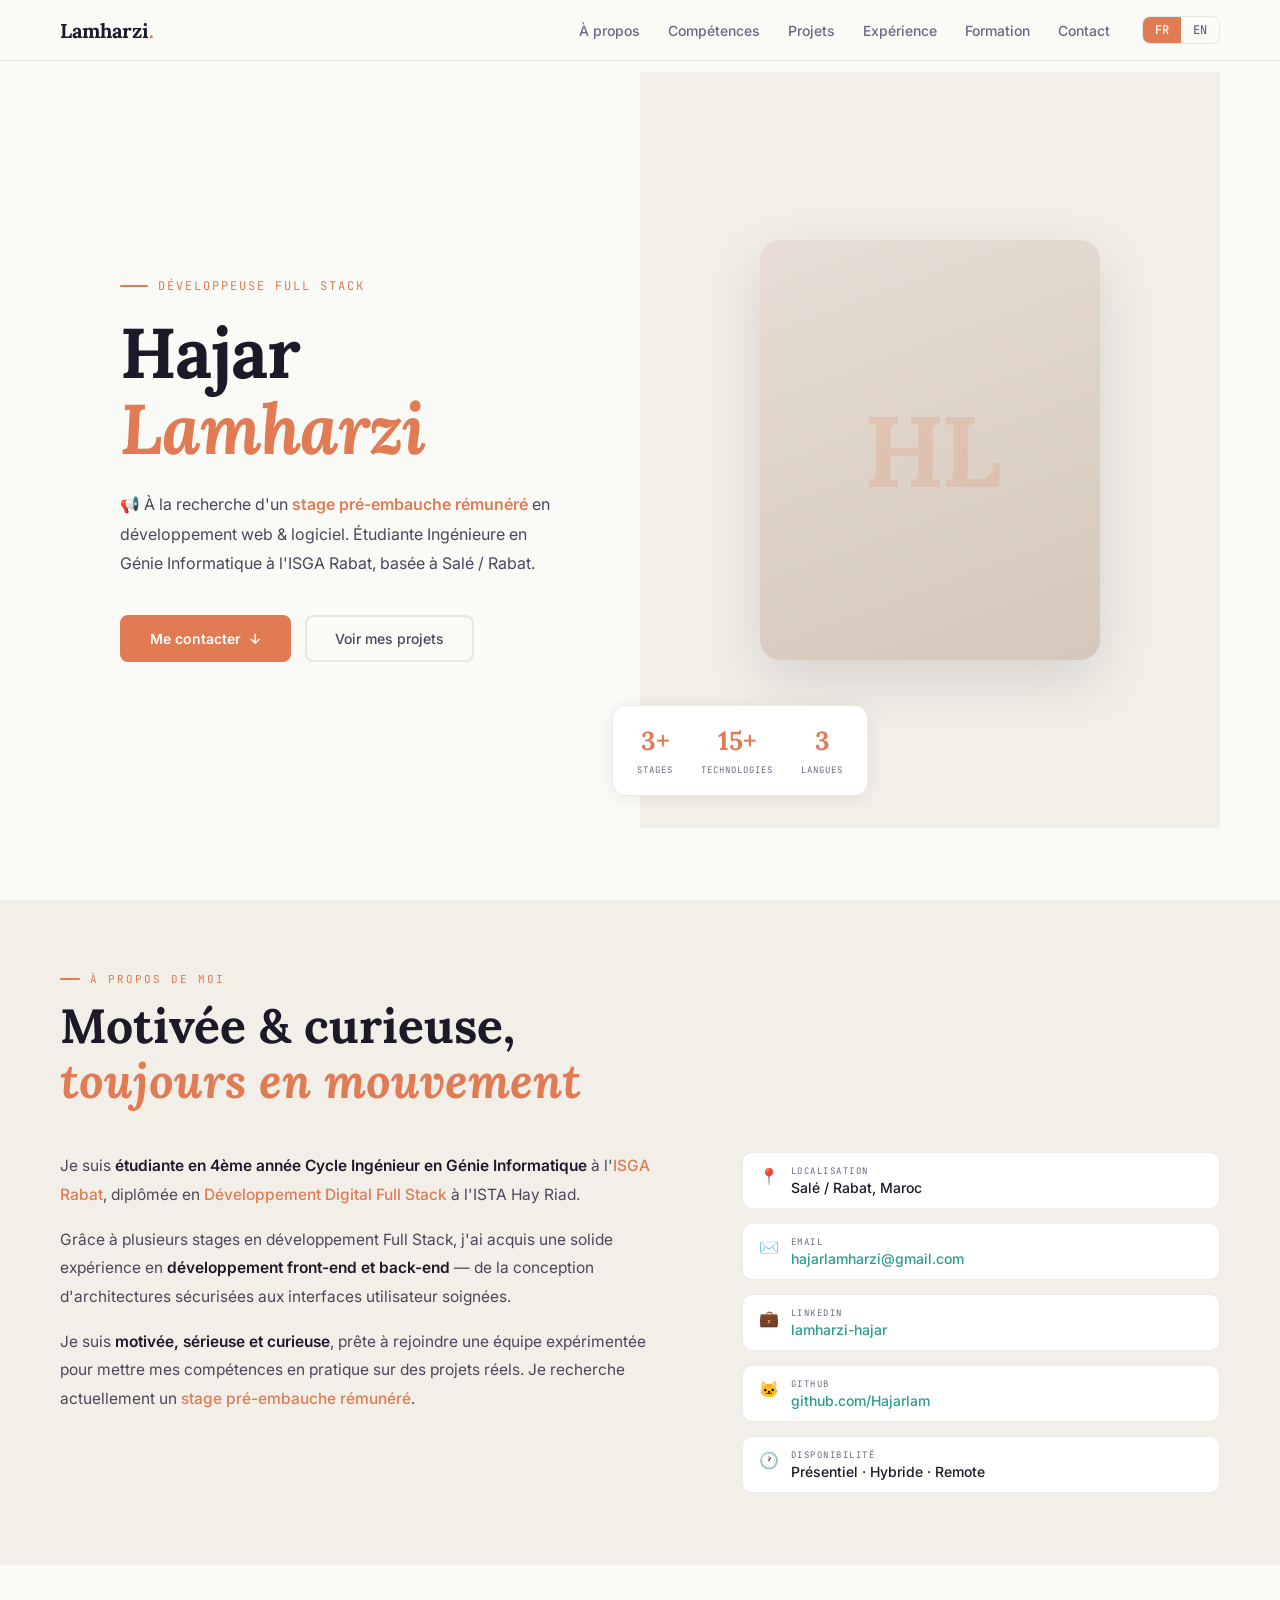
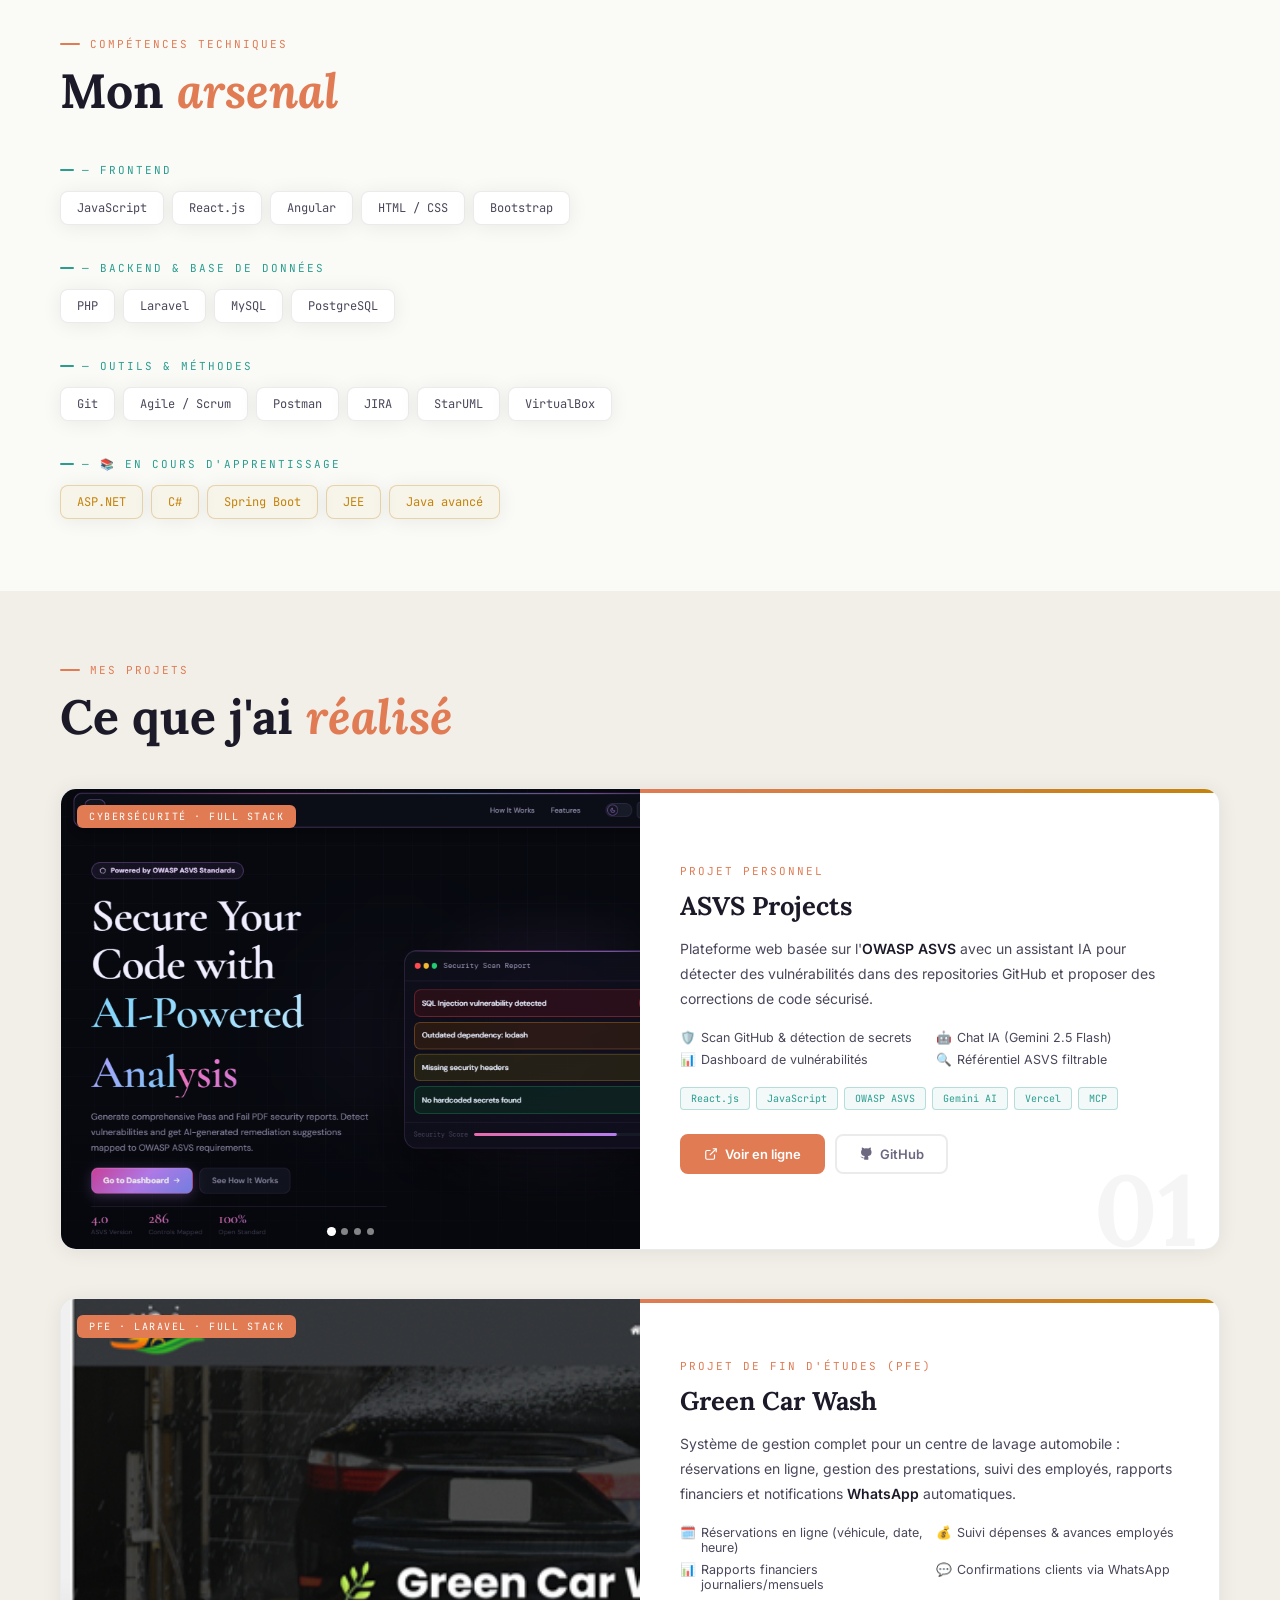
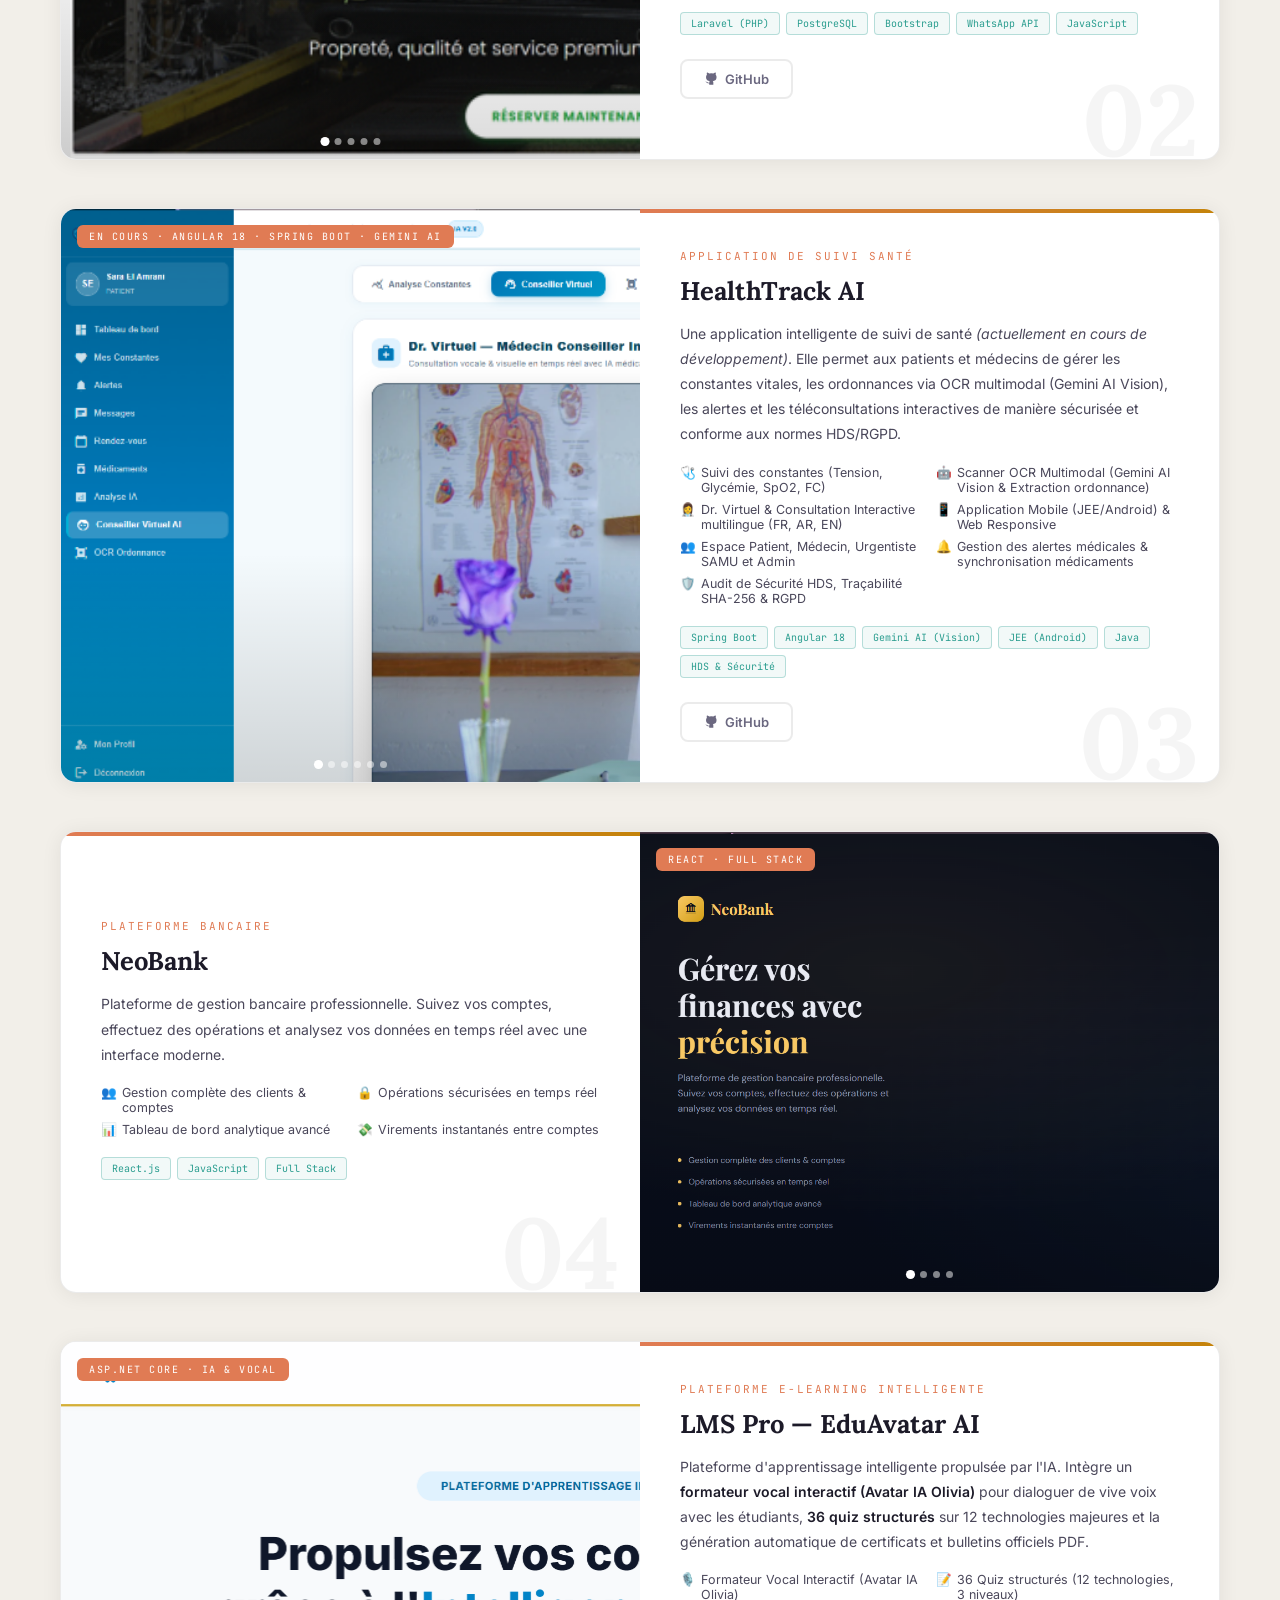
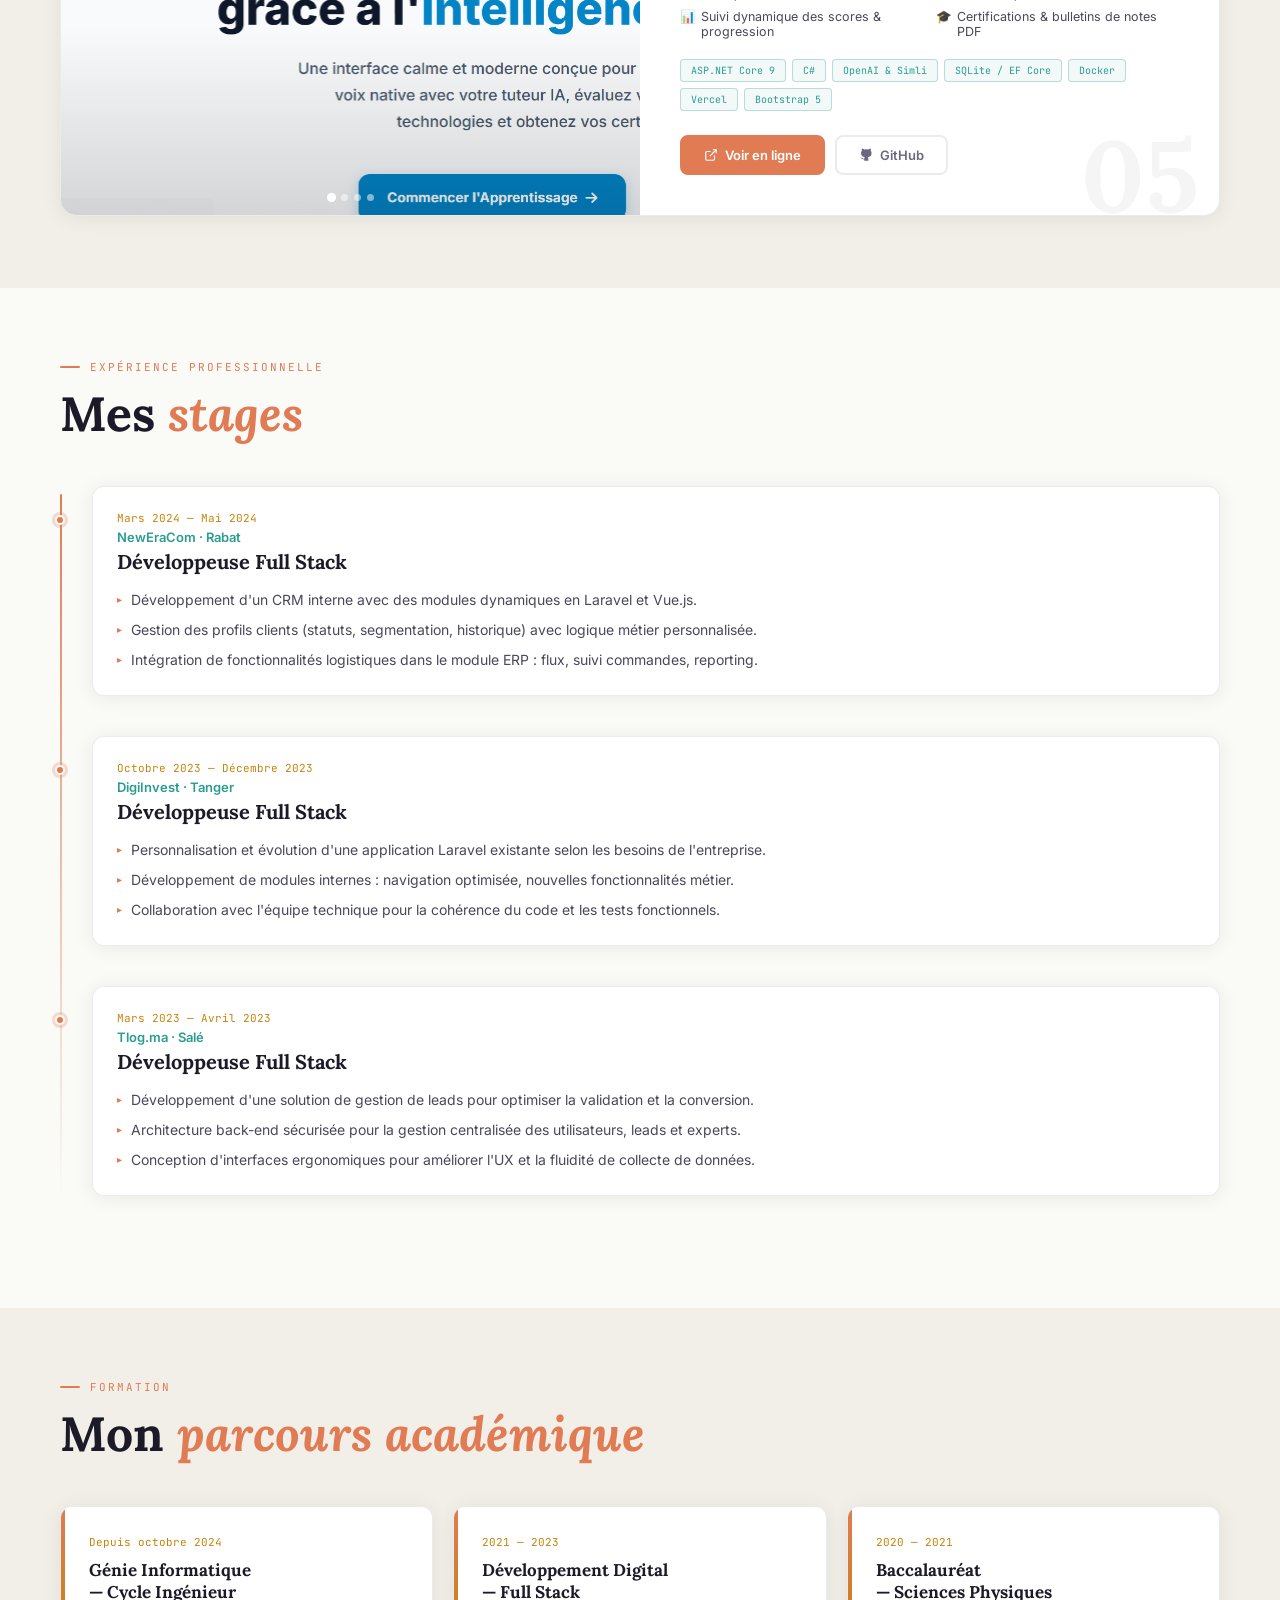
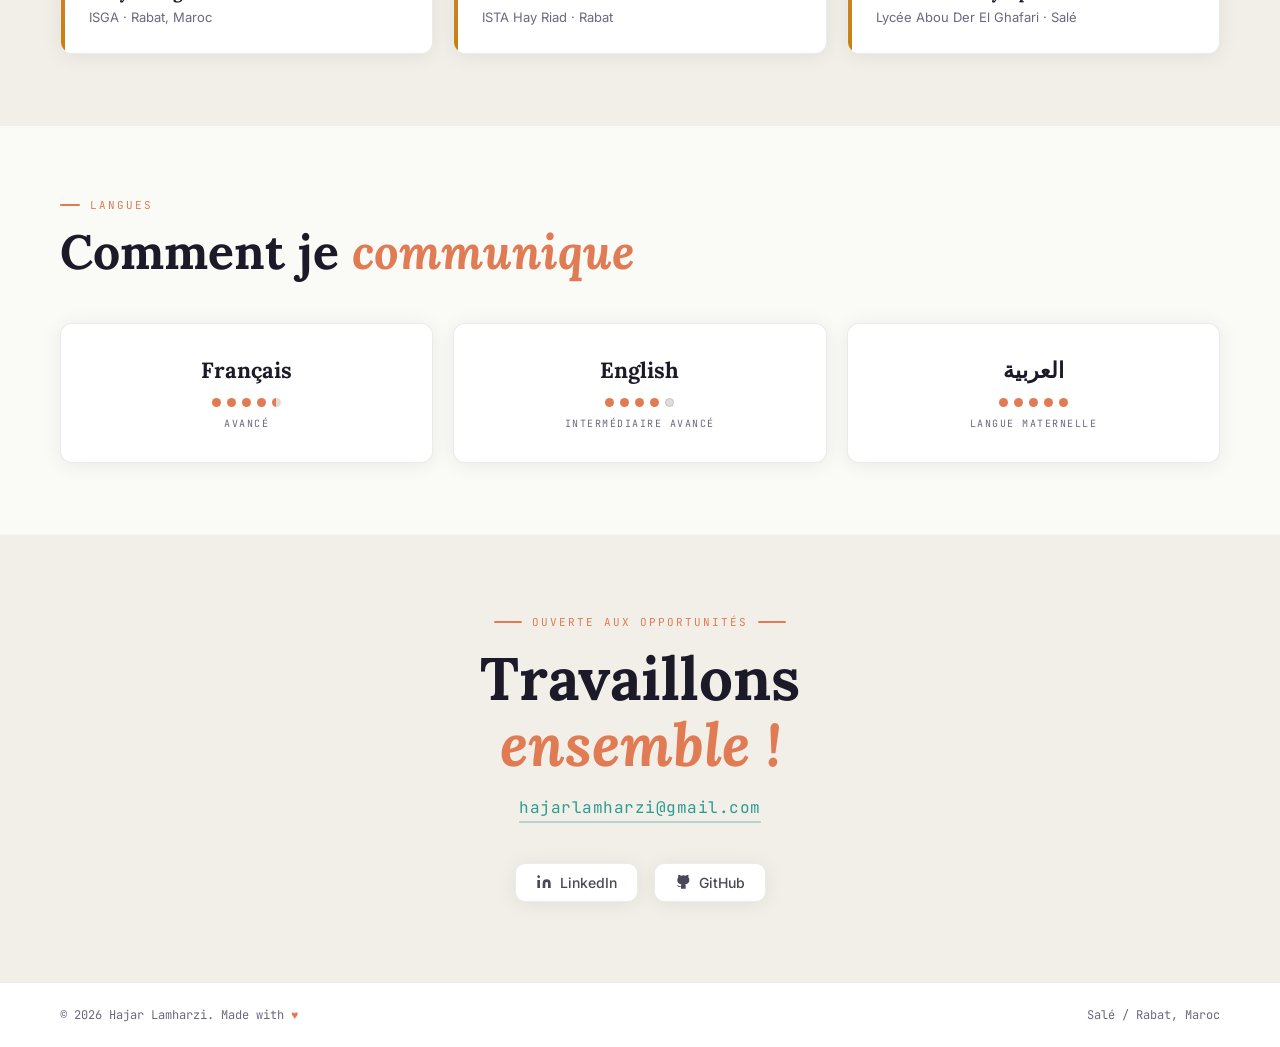
<file: index.html>
<!DOCTYPE html>
<html lang="fr" data-lang="fr">

<head>
  <meta charset="UTF-8">
  <meta name="viewport" content="width=device-width, initial-scale=1.0">
  <title>Hajar Lamharzi — Développeuse Full Stack</title>
  <meta name="description"
    content="Portfolio de Hajar Lamharzi, étudiante ingénieure en génie informatique à l'ISGA Rabat, à la recherche d'un stage pré-embauche en développement Full Stack.">
  <link
    href="https://fonts.googleapis.com/css2?family=Lora:ital,wght@0,400;0,600;0,700;1,400;1,600&family=Inter:wght@300;400;500;600&family=JetBrains+Mono:wght@300;400;500&display=swap"
    rel="stylesheet">
  <link rel="stylesheet" href="style.css">
</head>

<body>

  <!-- Nav -->
  <nav>
    <div class="nav-logo">Lamharzi<span>.</span></div>
    <div class="nav-right">
      <ul class="nav-links">
        <li><a href="#about" data-fr="À propos" data-en="About">À propos</a></li>
        <li><a href="#skills" data-fr="Compétences" data-en="Skills">Compétences</a></li>
        <li><a href="#projects" data-fr="Projets" data-en="Projects">Projets</a></li>
        <li><a href="#experience" data-fr="Expérience" data-en="Experience">Expérience</a></li>
        <li><a href="#education" data-fr="Formation" data-en="Education">Formation</a></li>
        <li><a href="#contact" data-fr="Contact" data-en="Contact">Contact</a></li>
      </ul>
      <div class="lang-toggle">
        <button id="btn-fr" class="active" onclick="setLang('fr')">FR</button>
        <button id="btn-en" onclick="setLang('en')">EN</button>
      </div>
    </div>
  </nav>

  <!-- Hero -->
  <section class="hero" id="home">
    <div class="hero-left">
      <div class="hero-tag" data-fr="Développeuse Full Stack" data-en="Full Stack Developer">Développeuse Full Stack
      </div>
      <h1 class="hero-name">
        <span class="first">Hajar</span>
        <span class="last">Lamharzi</span>
      </h1>
      <p class="hero-desc">
        <span
          data-fr="📢 À la recherche d'un <strong>stage pré-embauche rémunéré</strong> en développement web & logiciel. Étudiante Ingénieure en Génie Informatique à l'ISGA Rabat, basée à Salé / Rabat."
          data-en="📢 Looking for a <strong>paid pre-hire internship</strong> in web & software development. Computer Engineering student at ISGA Rabat, based in Salé / Rabat.">
          📢 À la recherche d'un <strong>stage pré-embauche rémunéré</strong> en développement web & logiciel. Étudiante
          Ingénieure en Génie Informatique à l'ISGA Rabat, basée à Salé / Rabat.
        </span>
      </p>
      <div class="hero-cta">
        <a href="#contact" class="btn-primary">
          <span data-fr="Me contacter" data-en="Contact me">Me contacter</span>
          <span class="scroll-arrow">↓</span>
        </a>
        <a href="#projects" class="btn-outline">
          <span data-fr="Voir mes projets" data-en="See my projects">Voir mes projets</span>
        </a>
      </div>
    </div>

    <div class="hero-right">
      <div class="hero-photo-frame">
        <div class="hero-photo-inner">
          <div class="hero-photo-initials">HL</div>
        </div>
      </div>
      <div class="hero-stats">
        <div class="stat-item">
          <span class="stat-num">3+</span>
          <span class="stat-label" data-fr="Stages" data-en="Internships">Stages</span>
        </div>
        <div class="stat-item">
          <span class="stat-num">15+</span>
          <span class="stat-label" data-fr="Technologies" data-en="Technologies">Technologies</span>
        </div>
        <div class="stat-item">
          <span class="stat-num">3</span>
          <span class="stat-label" data-fr="Langues" data-en="Languages">Langues</span>
        </div>
      </div>
    </div>
  </section>

  <!-- About -->
  <section id="about">
    <div class="section-label" data-fr="À propos de moi" data-en="About me">À propos de moi</div>
    <h2 class="section-title">
      <span data-fr="Motivée & curieuse," data-en="Motivated & curious,">Motivée & curieuse,</span><br>
      <em data-fr="toujours en mouvement" data-en="always moving forward">toujours en mouvement</em>
    </h2>
    <div class="about-grid">
      <div class="about-text">
        <p data-fr="Je suis <strong>étudiante en 4ème année Cycle Ingénieur en Génie Informatique</strong> à l'<em>ISGA Rabat</em>, diplômée en <em>Développement Digital Full Stack</em> à l'ISTA Hay Riad."
          data-en="I am a <strong>4th-year Computer Engineering student</strong> at <em>ISGA Rabat</em>, and a graduate in <em>Full Stack Digital Development</em> from ISTA Hay Riad.">
          Je suis <strong>étudiante en 4ème année Cycle Ingénieur en Génie Informatique</strong> à l'<em>ISGA
            Rabat</em>, diplômée en <em>Développement Digital Full Stack</em> à l'ISTA Hay Riad.
        </p>
        <p data-fr="Grâce à plusieurs stages en développement Full Stack, j'ai acquis une solide expérience en <strong>développement front-end et back-end</strong> — de la conception d'architectures sécurisées aux interfaces utilisateur soignées."
          data-en="Through several Full Stack internships, I have gained solid experience in <strong>front-end and back-end development</strong> — from secure backend architectures to polished user interfaces.">
          Grâce à plusieurs stages en développement Full Stack, j'ai acquis une solide expérience en
          <strong>développement front-end et back-end</strong> — de la conception d'architectures sécurisées aux
          interfaces utilisateur soignées.
        </p>
        <p data-fr="Je suis <strong>motivée, sérieuse et curieuse</strong>, prête à rejoindre une équipe expérimentée pour mettre mes compétences en pratique sur des projets réels. Je recherche actuellement un <em>stage pré-embauche rémunéré</em>."
          data-en="I am <strong>motivated, serious and curious</strong>, ready to join an experienced team and put my skills into practice on real projects. I am currently looking for a <em>paid pre-hire internship</em>.">
          Je suis <strong>motivée, sérieuse et curieuse</strong>, prête à rejoindre une équipe expérimentée pour mettre
          mes compétences en pratique sur des projets réels. Je recherche actuellement un <em>stage pré-embauche
            rémunéré</em>.
        </p>
      </div>
      <div class="about-details">
        <div class="detail-item">
          <span class="detail-icon">📍</span>
          <div class="detail-content">
            <div class="detail-label" data-fr="Localisation" data-en="Location">Localisation</div>
            <div class="detail-value">Salé / Rabat, Maroc</div>
          </div>
        </div>
        <div class="detail-item">
          <span class="detail-icon">✉️</span>
          <div class="detail-content">
            <div class="detail-label">Email</div>
            <div class="detail-value"><a href="mailto:hajarlamharzi@gmail.com">hajarlamharzi@gmail.com</a></div>
          </div>
        </div>
        <div class="detail-item">
          <span class="detail-icon">💼</span>
          <div class="detail-content">
            <div class="detail-label">LinkedIn</div>
            <div class="detail-value"><a href="https://linkedin.com/in/lamharzi-hajar-731147205/"
                target="_blank">lamharzi-hajar</a></div>
          </div>
        </div>
        <div class="detail-item">
          <span class="detail-icon">🐱</span>
          <div class="detail-content">
            <div class="detail-label">GitHub</div>
            <div class="detail-value"><a href="https://github.com/Hajarlam" target="_blank">github.com/Hajarlam</a>
            </div>
          </div>
        </div>
        <div class="detail-item">
          <span class="detail-icon">🕐</span>
          <div class="detail-content">
            <div class="detail-label" data-fr="Disponibilité" data-en="Availability">Disponibilité</div>
            <div class="detail-value" data-fr="Présentiel · Hybride · Remote" data-en="On-site · Hybrid · Remote">
              Présentiel · Hybride · Remote</div>
          </div>
        </div>
      </div>
    </div>
  </section>

  <!-- Skills -->
  <section id="skills">
    <div class="section-label" data-fr="Compétences techniques" data-en="Technical skills">Compétences techniques</div>
    <h2 class="section-title">
      <span data-fr="Mon" data-en="My">Mon</span> <em data-fr="arsenal" data-en="toolkit">arsenal</em>
    </h2>
    <div class="skills-categories">
      <div>
        <div class="skill-cat-title" data-fr="— Frontend" data-en="— Frontend">— Frontend</div>
        <div class="skills-grid">
          <div class="skill-chip">JavaScript</div>
          <div class="skill-chip">React.js</div>
          <div class="skill-chip">Angular</div>
          <div class="skill-chip">HTML / CSS</div>
          <div class="skill-chip">Bootstrap</div>
        </div>
      </div>
      <div>
        <div class="skill-cat-title" data-fr="— Backend & Base de données" data-en="— Backend & Databases">— Backend &
          Base de données</div>
        <div class="skills-grid">
          <div class="skill-chip">PHP</div>
          <div class="skill-chip">Laravel</div>
          <div class="skill-chip">MySQL</div>
          <div class="skill-chip">PostgreSQL</div>


        </div>
      </div>
      <div>
        <div class="skill-cat-title" data-fr="— Outils & Méthodes" data-en="— Tools & Methods">— Outils & Méthodes</div>
        <div class="skills-grid">
          <div class="skill-chip">Git</div>
          <div class="skill-chip">Agile / Scrum</div>
          <div class="skill-chip">Postman</div>
          <div class="skill-chip">JIRA</div>
          <div class="skill-chip">StarUML</div>
          <div class="skill-chip">VirtualBox</div>
        </div>
      </div>
      <div>
        <div class="skill-cat-title" data-fr="— 📚 En cours d'apprentissage" data-en="— 📚 Currently learning">— 📚 En
          cours d'apprentissage</div>
        <div class="skills-grid">
          <div class="skill-chip skill-learning">ASP.NET</div>
          <div class="skill-chip skill-learning">C#</div>
          <div class="skill-chip skill-learning">Spring Boot</div>
          <div class="skill-chip skill-learning">JEE</div>
          <div class="skill-chip skill-learning">Java avancé</div>
        </div>
      </div>
    </div>
  </section>

  <!-- Projects -->
  <section id="projects">
    <div class="section-label" data-fr="Mes projets" data-en="My projects">Mes projets</div>
    <h2 class="section-title">
      <span data-fr="Ce que j'ai" data-en="What I've">Ce que j'ai</span> <em data-fr="réalisé"
        data-en="built">réalisé</em>
    </h2>
    <div class="projects-grid">

      <!-- Project 1: ASVS -->
      <div class="project-card">
        <!-- Slider -->
        <div class="project-img-wrap">
          <div class="project-slider" id="asvs-slider">
            <div class="slide active"><img src="asvs1.png" alt="ASVS — Page d'accueil" loading="lazy"></div>
            <div class="slide"><img src="asvs2.png" alt="ASVS — Connexion" loading="lazy"></div>
            <div class="slide"><img src="asvs3.png" alt="ASVS — Chat IA Sécurité" loading="lazy"></div>
            <div class="slide"><img src="asvs4.png" alt="ASVS — Référentiel" loading="lazy"></div>
          </div>
          <div class="project-img-overlay"></div>
          <div class="project-badge" data-fr="Cybersécurité · Full Stack" data-en="OWASP· Angular">
            Cybersécurité · Full Stack</div>
          <div class="slider-dots">
            <button class="slider-dot active" data-slide="0" aria-label="1"></button>
            <button class="slider-dot" data-slide="1" aria-label="2"></button>
            <button class="slider-dot" data-slide="2" aria-label="3"></button>
            <button class="slider-dot" data-slide="3" aria-label="4"></button>
          </div>
        </div>

        <!-- Info -->
        <div class="project-info">
          <div class="project-num-bg">01</div>
          <div class="project-category" data-fr="Projet personnel" data-en="Personal project">Projet personnel</div>
          <h3 class="project-title">ASVS Projects</h3>
          <p class="project-desc">
            <span
              data-fr="Plateforme web basée sur l'<strong>OWASP ASVS</strong> avec un assistant IA pour détecter des vulnérabilités dans des repositories GitHub et proposer des corrections de code sécurisé."
              data-en="Web platform based on <strong>OWASP ASVS</strong> with an AI assistant to detect vulnerabilities in GitHub repositories and suggest secure code fixes.">
              Plateforme web basée sur l'<strong>OWASP ASVS</strong> avec un assistant IA pour détecter des
              vulnérabilités dans des repositories GitHub et proposer des corrections de code sécurisé.
            </span>
          </p>
          <ul class="project-features">
            <li><span class="feat-icon">🛡️</span><span data-fr="Scan GitHub & détection de secrets"
                data-en="GitHub scan & secret detection">Scan GitHub & détection de secrets</span></li>
            <li><span class="feat-icon">🤖</span><span data-fr="Chat IA (Gemini 2.5 Flash)"
                data-en="AI Chat (Gemini 2.5 Flash)">Chat IA (Gemini 2.5 Flash)</span></li>
            <li><span class="feat-icon">📊</span><span data-fr="Dashboard de vulnérabilités"
                data-en="Vulnerability dashboard">Dashboard de vulnérabilités</span></li>
            <li><span class="feat-icon">🔍</span><span data-fr="Référentiel ASVS filtrable"
                data-en="Filterable ASVS reference">Référentiel ASVS filtrable</span></li>
          </ul>
          <div class="project-tech">
            <span class="tech-tag">React.js</span>
            <span class="tech-tag">JavaScript</span>
            <span class="tech-tag">OWASP ASVS</span>
            <span class="tech-tag">Gemini AI</span>
            <span class="tech-tag">Vercel</span>
            <span class="tech-tag">MCP</span>
          </div>
          <div class="project-actions">
            <a href="https://asvs-projets.vercel.app" target="_blank" class="project-link-btn live">
              <svg viewBox="0 0 24 24" fill="none" stroke="currentColor" stroke-width="2" width="14" height="14">
                <path d="M18 13v6a2 2 0 0 1-2 2H5a2 2 0 0 1-2-2V8a2 2 0 0 1 2-2h6" />
                <polyline points="15 3 21 3 21 9" />
                <line x1="10" y1="14" x2="21" y2="3" />
              </svg>
              <span data-fr="Voir en ligne" data-en="View live">Voir en ligne</span>
            </a>
            <a href="https://github.com/Hajarlam/ASVS_Projets" target="_blank" class="project-link-btn gh">
              <svg viewBox="0 0 24 24" fill="currentColor" width="14" height="14">
                <path
                  d="M9 19c-5 1.5-5-2.5-7-3m14 6v-3.87a3.37 3.37 0 0 0-.94-2.61c3.14-.35 6.44-1.54 6.44-7A5.44 5.44 0 0 0 20 4.77 5.07 5.07 0 0 0 19.91 1S18.73.65 16 2.48a13.38 13.38 0 0 0-7 0C6.27.65 5.09 1 5.09 1A5.07 5.07 0 0 0 5 4.77a5.44 5.44 0 0 0-1.5 3.78c0 5.42 3.3 6.61 6.44 7A3.37 3.37 0 0 0 9 18.13V22" />
              </svg>
              GitHub
            </a>
          </div>
        </div>
      </div>

      <!-- Project 2: Green Car Wash -->
      <div class="project-card">

        <!-- Slider -->
        <div class="project-img-wrap" style="order: 1">
          <div class="project-slider" id="carwash-slider">
            <div class="slide active"><img src="carwash1.png" alt="Green Car Wash — Accueil" loading="lazy"></div>
            <div class="slide"><img src="carwash2.png" alt="Green Car Wash — Réserver" loading="lazy"></div>
            <div class="slide"><img src="carwash3.png" alt="Green Car Wash — Dashboard" loading="lazy"></div>
            <div class="slide"><img src="carwash4.png" alt="Green Car Wash — Statistiques" loading="lazy"></div>
            <div class="slide"><img src="carwash5.png" alt="Green Car Wash — Prestations" loading="lazy"></div>
          </div>
          <div class="project-img-overlay"></div>
          <div class="project-badge" data-fr="PFE · Laravel · Full Stack"
            data-en="Final Project · Laravel · Full Stack">PFE · Laravel · Full Stack</div>
          <div class="slider-dots" id="carwash-dots">
            <button class="slider-dot active" data-slide="0" aria-label="1"></button>
            <button class="slider-dot" data-slide="1" aria-label="2"></button>
            <button class="slider-dot" data-slide="2" aria-label="3"></button>
            <button class="slider-dot" data-slide="3" aria-label="4"></button>
            <button class="slider-dot" data-slide="4" aria-label="5"></button>
          </div>
        </div>

        <!-- Info -->
        <div class="project-info" style="order: 2">
          <div class="project-num-bg">02</div>
          <div class="project-category" data-fr="Projet de fin d'études (PFE)" data-en="Final Year Project (PFE)">Projet
            de fin d'études (PFE)</div>
          <h3 class="project-title">Green Car Wash</h3>
          <p class="project-desc">
            <span
              data-fr="Système de gestion complet pour un centre de lavage automobile : réservations en ligne, gestion des prestations, suivi des employés, rapports financiers et notifications <strong>WhatsApp</strong> automatiques."
              data-en="Complete management system for a car wash center: online booking, service tracking, employee management, financial reports and automatic <strong>WhatsApp</strong> notifications.">
              Système de gestion complet pour un centre de lavage automobile : réservations en ligne, gestion des
              prestations, suivi des employés, rapports financiers et notifications <strong>WhatsApp</strong>
              automatiques.
            </span>
          </p>
          <ul class="project-features">
            <li><span class="feat-icon">🗓️</span><span data-fr="Réservations en ligne (véhicule, date, heure)"
                data-en="Online booking (vehicle, date, time)">Réservations en ligne (véhicule, date, heure)</span></li>
            <li><span class="feat-icon">💰</span><span data-fr="Suivi dépenses &amp; avances employés"
                data-en="Expenses &amp; employee advance tracking">Suivi dépenses &amp; avances employés</span></li>
            <li><span class="feat-icon">📊</span><span data-fr="Rapports financiers journaliers/mensuels"
                data-en="Daily/monthly financial reports">Rapports financiers journaliers/mensuels</span></li>
            <li><span class="feat-icon">💬</span><span data-fr="Confirmations clients via WhatsApp"
                data-en="Client confirmations via WhatsApp">Confirmations clients via WhatsApp</span></li>
          </ul>
          <div class="project-tech">
            <span class="tech-tag">Laravel (PHP)</span>
            <span class="tech-tag">PostgreSQL</span>
            <span class="tech-tag">Bootstrap</span>
            <span class="tech-tag">WhatsApp API</span>
            <span class="tech-tag">JavaScript</span>
          </div>
          <div class="project-actions">
            <!-- (If you have a live link later, you can add it here) -->
            <a href="https://github.com/Hajarlam/LavagePFA" target="_blank" class="project-link-btn gh">
              <svg viewBox="0 0 24 24" fill="currentColor" width="14" height="14">
                <path
                  d="M9 19c-5 1.5-5-2.5-7-3m14 6v-3.87a3.37 3.37 0 0 0-.94-2.61c3.14-.35 6.44-1.54 6.44-7A5.44 5.44 0 0 0 20 4.77 5.07 5.07 0 0 0 19.91 1S18.73.65 16 2.48a13.38 13.38 0 0 0-7 0C6.27.65 5.09 1 5.09 1A5.07 5.07 0 0 0 5 4.77a5.44 5.44 0 0 0-1.5 3.78c0 5.42 3.3 6.61 6.44 7A3.37 3.37 0 0 0 9 18.13V22" />
              </svg>
              GitHub
            </a>
          </div>
        </div>

      </div>

      <!-- Project 3: HealthTrack AI -->
      <div class="project-card">

        <!-- Slider -->
        <div class="project-img-wrap">
          <div class="project-slider" id="health-slider">
            <div class="slide active"><img src="healthtrack1.png" alt="HealthTrack AI — Téléconsultation & Dr. Virtuel IA" loading="lazy"></div>
            <div class="slide"><img src="healthtrack2.png" alt="HealthTrack AI — Scanner OCR Multimodal & Extraction d'Ordonnance" loading="lazy"></div>
            <div class="slide"><img src="healthtrack3.png" alt="HealthTrack AI — Espace Médecin & Constantes Vitales" loading="lazy"></div>
            <div class="slide"><img src="healthtrack4.png" alt="HealthTrack AI — Journal d'Audit de Sécurité HDS & SHA-256" loading="lazy"></div>
            <div class="slide"><img src="healthtrack5.png" alt="HealthTrack AI — Messagerie Médicale Sécurisée Chiffrée" loading="lazy"></div>
            <div class="slide"><img src="healthtrack6.png" alt="HealthTrack AI — Application Mobile JEE/Android" loading="lazy"></div>
          </div>
          <div class="project-img-overlay"></div>
          <div class="project-badge" data-fr="En cours · Angular 18 · Spring Boot · Gemini AI"
            data-en="In Progress · Angular 18 · Spring Boot · Gemini AI">En cours · Angular 18 · Spring Boot · Gemini AI</div>
          <div class="slider-dots" id="health-dots">
            <button class="slider-dot active" data-slide="0" aria-label="1"></button>
            <button class="slider-dot" data-slide="1" aria-label="2"></button>
            <button class="slider-dot" data-slide="2" aria-label="3"></button>
            <button class="slider-dot" data-slide="3" aria-label="4"></button>
            <button class="slider-dot" data-slide="4" aria-label="5"></button>
            <button class="slider-dot" data-slide="5" aria-label="6"></button>
          </div>
        </div>

        <!-- Info -->
        <div class="project-info">
          <div class="project-num-bg">03</div>
          <div class="project-category" data-fr="Application de suivi santé" data-en="Health Tracking Application">
            Application de suivi santé</div>
          <h3 class="project-title">HealthTrack AI</h3>
          <p class="project-desc">
            <span
              data-fr="Une application intelligente de suivi de santé <em>(actuellement en cours de développement)</em>. Elle permet aux patients et médecins de gérer les constantes vitales, les ordonnances via OCR multimodal (Gemini AI Vision), les alertes et les téléconsultations interactives de manière sécurisée et conforme aux normes HDS/RGPD."
              data-en="An intelligent health tracking application <em>(currently in development)</em>. It allows patients and doctors to manage vital signs, prescriptions via multimodal OCR (Gemini AI Vision), alerts, and interactive virtual consultations securely in compliance with HDS/GDPR standards.">
              Une application intelligente de suivi de santé <em>(actuellement en cours de développement)</em>. Elle
              permet aux patients et médecins de gérer les constantes vitales, les ordonnances via OCR multimodal (Gemini AI Vision),
              les alertes et les téléconsultations interactives de manière sécurisée et conforme aux normes HDS/RGPD.
            </span>
          </p>
          <ul class="project-features">
            <li><span class="feat-icon">🩺</span><span data-fr="Suivi des constantes (Tension, Glycémie, SpO2, FC)"
                data-en="Vitals tracking (Blood pressure, Blood sugar, SpO2, Heart rate)">Suivi des constantes (Tension, Glycémie,
                SpO2, FC)</span></li>
            <li><span class="feat-icon">🤖</span><span data-fr="Scanner OCR Multimodal (Gemini AI Vision & Extraction ordonnance)"
                data-en="Multimodal OCR Scanner (Gemini AI Vision & Prescription extraction)">Scanner OCR Multimodal (Gemini AI Vision & Extraction ordonnance)</span></li>
            <li><span class="feat-icon">👩‍⚕️</span><span data-fr="Dr. Virtuel & Consultation Interactive multilingue (FR, AR, EN)"
                data-en="Interactive Virtual Doctor & Consultation (FR, AR, EN)">Dr. Virtuel & Consultation Interactive multilingue (FR, AR, EN)</span></li>
            <li><span class="feat-icon">📱</span><span data-fr="Application Mobile (JEE/Android) & Web Responsive"
                data-en="Mobile App (JEE/Android) & Fully Responsive Web">Application Mobile (JEE/Android) & Web Responsive</span></li>
            <li><span class="feat-icon">👥</span><span data-fr="Espace Patient, Médecin, Urgentiste SAMU et Admin"
                data-en="Patient, Doctor, Emergency (SAMU) and Admin Portals">Espace Patient, Médecin, Urgentiste SAMU et Admin</span></li>
            <li><span class="feat-icon">🔔</span><span data-fr="Gestion des alertes médicales & synchronisation médicaments"
                data-en="Medical alerts management & medication synchronization">Gestion des alertes médicales & synchronisation médicaments</span></li>
            <li><span class="feat-icon">🛡️</span><span data-fr="Audit de Sécurité HDS, Traçabilité SHA-256 & RGPD"
                data-en="HDS Security Audit, SHA-256 Traceability & GDPR">Audit de Sécurité HDS, Traçabilité SHA-256 & RGPD</span></li>
          </ul>
          <div class="project-tech">
            <span class="tech-tag">Spring Boot</span>
            <span class="tech-tag">Angular 18</span>
            <span class="tech-tag">Gemini AI (Vision)</span>
            <span class="tech-tag">JEE (Android)</span>
            <span class="tech-tag">Java</span>
            <span class="tech-tag">HDS & Sécurité</span>
          </div>
          <div class="project-actions">
            <a href="https://github.com/Hajarlam/healthtrack-ai-security-v2" target="_blank" class="project-link-btn gh">
              <svg viewBox="0 0 24 24" fill="currentColor" width="14" height="14">
                <path d="M9 19c-5 1.5-5-2.5-7-3m14 6v-3.87a3.37 3.37 0 0 0-.94-2.61c3.14-.35 6.44-1.54 6.44-7A5.44 5.44 0 0 0 20 4.77 5.07 5.07 0 0 0 19.91 1S18.73.65 16 2.48a13.38 13.38 0 0 0-7 0C6.27.65 5.09 1 5.09 1A5.07 5.07 0 0 0 5 4.77a5.44 5.44 0 0 0-1.5 3.78c0 5.42 3.3 6.61 6.44 7A3.37 3.37 0 0 0 9 18.13V22" />
              </svg>
              GitHub
            </a>
          </div>
        </div>

      </div>

      <!-- Project 4: NeoBank -->
      <div class="project-card">

        <!-- Slider -->
        <div class="project-img-wrap" style="order: 2">
          <div class="project-slider" id="neobank-slider">
            <div class="slide active"><img src="neobank1.png" alt="NeoBank — Connexion" loading="lazy"></div>
            <div class="slide"><img src="neobank2.png" alt="NeoBank — Dashboard" loading="lazy"></div>
            <div class="slide"><img src="neobank3.png" alt="NeoBank — Comptes" loading="lazy"></div>
            <div class="slide"><img src="neobank4.png" alt="NeoBank — Détails du compte" loading="lazy"></div>
            <div class="slide"><img src="neobank5.png" alt="NeoBank — Téléchargement du pdf" loading="lazy"></div>
            <div class="slide"><img src="neobank6.png" alt="NeoBank — Imprimer reçu" loading="lazy"></div>
          </div>
          <div class="project-img-overlay"></div>
          <div class="project-badge" data-fr="React · Full Stack" data-en="React · Full Stack">React · Full Stack</div>
          <div class="slider-dots" id="neobank-dots">
            <button class="slider-dot active" data-slide="0" aria-label="1"></button>
            <button class="slider-dot" data-slide="1" aria-label="2"></button>
            <button class="slider-dot" data-slide="2" aria-label="3"></button>
            <button class="slider-dot" data-slide="3" aria-label="4"></button>
          </div>
        </div>

        <!-- Info -->
        <div class="project-info" style="order: 1">
          <div class="project-num-bg">04</div>
          <div class="project-category" data-fr="Plateforme Bancaire" data-en="Banking Platform">Plateforme Bancaire
          </div>
          <h3 class="project-title">NeoBank</h3>
          <p class="project-desc">
            <span
              data-fr="Plateforme de gestion bancaire professionnelle. Suivez vos comptes, effectuez des opérations et analysez vos données en temps réel avec une interface moderne."
              data-en="Professional banking management platform. Track your accounts, perform transactions and analyze your data in real time with a modern interface.">
              Plateforme de gestion bancaire professionnelle. Suivez vos comptes, effectuez des opérations et analysez
              vos données en temps réel avec une interface moderne.
            </span>
          </p>
          <ul class="project-features">
            <li><span class="feat-icon">👥</span><span data-fr="Gestion complète des clients & comptes"
                data-en="Comprehensive client & account management">Gestion complète des clients & comptes</span></li>
            <li><span class="feat-icon">🔒</span><span data-fr="Opérations sécurisées en temps réel"
                data-en="Secure real-time transactions">Opérations sécurisées en temps réel</span></li>
            <li><span class="feat-icon">📊</span><span data-fr="Tableau de bord analytique avancé"
                data-en="Advanced analytics dashboard">Tableau de bord analytique avancé</span></li>
            <li><span class="feat-icon">💸</span><span data-fr="Virements instantanés entre comptes"
                data-en="Instant transfers between accounts">Virements instantanés entre comptes</span></li>
          </ul>
          <div class="project-tech">
            <span class="tech-tag">React.js</span>
            <span class="tech-tag">JavaScript</span>
            <span class="tech-tag">Full Stack</span>
          </div>
          <!-- <div class="project-actions">
            <a href="https://github.com/Hajarlam" target="_blank" class="project-link-btn gh">
              <svg viewBox="0 0 24 24" fill="currentColor" width="14" height="14">
                <path
                  d="M9 19c-5 1.5-5-2.5-7-3m14 6v-3.87a3.37 3.37 0 0 0-.94-2.61c3.14-.35 6.44-1.54 6.44-7A5.44 5.44 0 0 0 20 4.77 5.07 5.07 0 0 0 19.91 1S18.73.65 16 2.48a13.38 13.38 0 0 0-7 0C6.27.65 5.09 1 5.09 1A5.07 5.07 0 0 0 5 4.77a5.44 5.44 0 0 0-1.5 3.78c0 5.42 3.3 6.61 6.44 7A3.37 3.37 0 0 0 9 18.13V22" />
              </svg>
              GitHub
            </a>
          </div> -->
        </div>

      </div>

      <!-- Project 5: LMS Pro — EduAvatar AI -->
      <div class="project-card">

        <!-- Slider -->
        <div class="project-img-wrap">
          <div class="project-slider" id="lmspro-slider">
            <div class="slide active"><img src="lmspro1.png" alt="LMS Pro — Accueil" loading="lazy"></div>
            <div class="slide"><img src="lmspro2.png" alt="LMS Pro — Fonctionnalités" loading="lazy"></div>
            <div class="slide"><img src="lmspro3.png" alt="LMS Pro — Dashboard Étudiant" loading="lazy"></div>
            <div class="slide"><img src="lmspro4.png" alt="LMS Pro — Connexion" loading="lazy"></div>
          </div>
          <div class="project-img-overlay"></div>
          <div class="project-badge" data-fr="ASP.NET Core · IA &amp; Vocal" data-en="ASP.NET Core · AI &amp; Voice">
            ASP.NET Core · IA &amp; Vocal</div>
          <div class="slider-dots" id="lmspro-dots">
            <button class="slider-dot active" data-slide="0" aria-label="1"></button>
            <button class="slider-dot" data-slide="1" aria-label="2"></button>
            <button class="slider-dot" data-slide="2" aria-label="3"></button>
            <button class="slider-dot" data-slide="3" aria-label="4"></button>
          </div>
        </div>

        <!-- Info -->
        <div class="project-info">
          <div class="project-num-bg">05</div>
          <div class="project-category" data-fr="Plateforme E-Learning Intelligente" data-en="Smart E-Learning Platform">
            Plateforme E-Learning Intelligente</div>
          <h3 class="project-title">LMS Pro — EduAvatar AI</h3>
          <p class="project-desc">
            <span
              data-fr="Plateforme d'apprentissage intelligente propulsée par l'IA. Intègre un <strong>formateur vocal interactif (Avatar IA Olivia)</strong> pour dialoguer de vive voix avec les étudiants, <strong>36 quiz structurés</strong> sur 12 technologies majeures et la génération automatique de certificats et bulletins officiels PDF."
              data-en="Intelligent AI-powered e-learning platform. Features an <strong>interactive voice tutor (AI Avatar Olivia)</strong> for spoken dialogue with students, <strong>36 structured quizzes</strong> across 12 major technologies, and automated PDF certification and official report cards.">
              Plateforme d'apprentissage intelligente propulsée par l'IA. Intègre un <strong>formateur vocal interactif (Avatar IA Olivia)</strong> pour dialoguer de vive voix avec les étudiants, <strong>36 quiz structurés</strong> sur 12 technologies majeures et la génération automatique de certificats et bulletins officiels PDF.
            </span>
          </p>
          <ul class="project-features">
            <li><span class="feat-icon">🎙️</span><span data-fr="Formateur Vocal Interactif (Avatar IA Olivia)"
                data-en="Interactive Voice Tutor (AI Avatar Olivia)">Formateur Vocal Interactif (Avatar IA Olivia)</span></li>
            <li><span class="feat-icon">📝</span><span data-fr="36 Quiz structurés (12 technologies, 3 niveaux)"
                data-en="36 Structured quizzes (12 technologies, 3 levels)">36 Quiz structurés (12 technologies, 3 niveaux)</span></li>
            <li><span class="feat-icon">📊</span><span data-fr="Suivi dynamique des scores &amp; progression"
                data-en="Dynamic score tracking &amp; analytics">Suivi dynamique des scores &amp; progression</span></li>
            <li><span class="feat-icon">🎓</span><span data-fr="Certifications &amp; bulletins de notes PDF"
                data-en="Certifications &amp; official PDF report cards">Certifications &amp; bulletins de notes PDF</span></li>
          </ul>
          <div class="project-tech">
            <span class="tech-tag">ASP.NET Core 9</span>
            <span class="tech-tag">C#</span>
            <span class="tech-tag">OpenAI &amp; Simli</span>
            <span class="tech-tag">SQLite / EF Core</span>
            <span class="tech-tag">Docker</span>
            <span class="tech-tag">Vercel</span>
            <span class="tech-tag">Bootstrap 5</span>
          </div>
          <div class="project-actions">
            <a href="https://eduavatar-ai.vercel.app" target="_blank" class="project-link-btn live">
              <svg viewBox="0 0 24 24" fill="none" stroke="currentColor" stroke-width="2" width="14" height="14">
                <path d="M18 13v6a2 2 0 0 1-2 2H5a2 2 0 0 1-2-2V8a2 2 0 0 1 2-2h6" />
                <polyline points="15 3 21 3 21 9" />
                <line x1="10" y1="14" x2="21" y2="3" />
              </svg>
              <span data-fr="Voir en ligne" data-en="View live">Voir en ligne</span>
            </a>
            <a href="https://github.com/Hajarlam/AvatarFor" target="_blank" class="project-link-btn gh">
              <svg viewBox="0 0 24 24" fill="currentColor" width="14" height="14">
                <path
                  d="M9 19c-5 1.5-5-2.5-7-3m14 6v-3.87a3.37 3.37 0 0 0-.94-2.61c3.14-.35 6.44-1.54 6.44-7A5.44 5.44 0 0 0 20 4.77 5.07 5.07 0 0 0 19.91 1S18.73.65 16 2.48a13.38 13.38 0 0 0-7 0C6.27.65 5.09 1 5.09 1A5.07 5.07 0 0 0 5 4.77a5.44 5.44 0 0 0-1.5 3.78c0 5.42 3.3 6.61 6.44 7A3.37 3.37 0 0 0 9 18.13V22" />
              </svg>
              GitHub
            </a>
          </div>
        </div>

      </div>

    </div>
  </section>

  <!-- Experience -->
  <section id="experience">
    <div class="section-label" data-fr="Expérience professionnelle" data-en="Work experience">Expérience professionnelle
    </div>
    <h2 class="section-title">
      <span data-fr="Mes" data-en="My">Mes</span> <em data-fr="stages" data-en="internships">stages</em>
    </h2>
    <div class="timeline">
      <div class="timeline-item">
        <div class="timeline-dot"></div>
        <div class="timeline-period">Mars 2024 — Mai 2024</div>
        <div class="timeline-company">NewEraCom · Rabat</div>
        <div class="timeline-role" data-fr="Développeuse Full Stack" data-en="Full Stack Developer">Développeuse Full
          Stack</div>
        <ul class="timeline-desc">
          <li data-fr="Développement d'un CRM interne avec des modules dynamiques en Laravel et Vue.js."
            data-en="Developed an internal CRM with dynamic modules using Laravel and Vue.js.">
            Développement d'un CRM interne avec des modules dynamiques en Laravel et Vue.js.
          </li>
          <li
            data-fr="Gestion des profils clients (statuts, segmentation, historique) avec logique métier personnalisée."
            data-en="Managed client profiles (statuses, segmentation, history) with custom business logic.">
            Gestion des profils clients (statuts, segmentation, historique) avec logique métier personnalisée.
          </li>
          <li
            data-fr="Intégration de fonctionnalités logistiques dans le module ERP : flux, suivi commandes, reporting."
            data-en="Integrated logistics features into the ERP module: flow management, order tracking, reporting.">
            Intégration de fonctionnalités logistiques dans le module ERP : flux, suivi commandes, reporting.
          </li>
        </ul>
      </div>
      <div class="timeline-item">
        <div class="timeline-dot"></div>
        <div class="timeline-period">Octobre 2023 — Décembre 2023</div>
        <div class="timeline-company">DigiInvest · Tanger</div>
        <div class="timeline-role" data-fr="Développeuse Full Stack" data-en="Full Stack Developer">Développeuse Full
          Stack</div>
        <ul class="timeline-desc">
          <li
            data-fr="Personnalisation et évolution d'une application Laravel existante selon les besoins de l'entreprise."
            data-en="Customized and evolved an existing Laravel application to meet business requirements.">
            Personnalisation et évolution d'une application Laravel existante selon les besoins de l'entreprise.
          </li>
          <li data-fr="Développement de modules internes : navigation optimisée, nouvelles fonctionnalités métier."
            data-en="Developed internal modules: optimized navigation, new business features.">
            Développement de modules internes : navigation optimisée, nouvelles fonctionnalités métier.
          </li>
          <li data-fr="Collaboration avec l'équipe technique pour la cohérence du code et les tests fonctionnels."
            data-en="Collaborated with the technical team for code consistency and functional testing.">
            Collaboration avec l'équipe technique pour la cohérence du code et les tests fonctionnels.
          </li>
        </ul>
      </div>
      <div class="timeline-item">
        <div class="timeline-dot"></div>
        <div class="timeline-period">Mars 2023 — Avril 2023</div>
        <div class="timeline-company">Tlog.ma · Salé</div>
        <div class="timeline-role" data-fr="Développeuse Full Stack" data-en="Full Stack Developer">Développeuse Full
          Stack</div>
        <ul class="timeline-desc">
          <li data-fr="Développement d'une solution de gestion de leads pour optimiser la validation et la conversion."
            data-en="Developed a lead management solution to optimize validation and conversion processes.">
            Développement d'une solution de gestion de leads pour optimiser la validation et la conversion.
          </li>
          <li data-fr="Architecture back-end sécurisée pour la gestion centralisée des utilisateurs, leads et experts."
            data-en="Built a secure back-end architecture for centralized management of users, leads and experts.">
            Architecture back-end sécurisée pour la gestion centralisée des utilisateurs, leads et experts.
          </li>
          <li data-fr="Conception d'interfaces ergonomiques pour améliorer l'UX et la fluidité de collecte de données."
            data-en="Designed ergonomic interfaces to improve UX and data collection fluidity.">
            Conception d'interfaces ergonomiques pour améliorer l'UX et la fluidité de collecte de données.
          </li>
        </ul>
      </div>
    </div>
  </section>

  <!-- Education -->
  <section id="education">
    <div class="section-label" data-fr="Formation" data-en="Education">Formation</div>
    <h2 class="section-title">
      <span data-fr="Mon" data-en="My">Mon</span> <em data-fr="parcours académique" data-en="academic journey">parcours
        académique</em>
    </h2>
    <div class="edu-grid">
      <div class="edu-card">
        <div class="edu-year" data-fr="Depuis octobre 2024" data-en="Since October 2024">Depuis octobre 2024</div>
        <div class="edu-degree" data-fr="Génie Informatique — Cycle Ingénieur"
          data-en="Computer Engineering — Engineering Cycle">Génie Informatique<br>— Cycle Ingénieur</div>
        <div class="edu-school">ISGA · Rabat, Maroc</div>
      </div>
      <div class="edu-card">
        <div class="edu-year">2021 — 2023</div>
        <div class="edu-degree" data-fr="Développement Digital — Full Stack" data-en="Digital Development — Full Stack">
          Développement Digital<br>— Full Stack</div>
        <div class="edu-school">ISTA Hay Riad · Rabat</div>
      </div>
      <div class="edu-card">
        <div class="edu-year">2020 — 2021</div>
        <div class="edu-degree" data-fr="Baccalauréat — Sciences Physiques" data-en="Baccalaureate — Physical Sciences">
          Baccalauréat<br>— Sciences Physiques</div>
        <div class="edu-school" data-fr="Lycée Abou Der El Ghafari · Salé" data-en="Lycée Abou Der El Ghafari · Salé">
          Lycée Abou Der El Ghafari · Salé</div>
      </div>
    </div>
  </section>

  <!-- Languages -->
  <section id="languages">
    <div class="section-label" data-fr="Langues" data-en="Languages">Langues</div>
    <h2 class="section-title">
      <span data-fr="Comment je" data-en="How I">Comment je</span> <em data-fr="communique"
        data-en="communicate">communique</em>
    </h2>
    <div class="lang-grid">
      <div class="lang-card">
        <div class="lang-name">Français</div>
        <div class="lang-dots">
          <div class="lang-dot filled"></div>
          <div class="lang-dot filled"></div>
          <div class="lang-dot filled"></div>
          <div class="lang-dot filled"></div>
          <div class="lang-dot half"></div>
        </div>
        <div class="lang-level" data-fr="Avancé" data-en="Advanced">Avancé</div>
      </div>
      <div class="lang-card">
        <div class="lang-name">English</div>
        <div class="lang-dots">
          <div class="lang-dot filled"></div>
          <div class="lang-dot filled"></div>
          <div class="lang-dot filled"></div>
          <div class="lang-dot filled"></div>
          <div class="lang-dot empty"></div>
        </div>
        <div class="lang-level" data-fr="Intermédiaire avancé" data-en="Proficient">Intermédiaire avancé</div>
      </div>
      <div class="lang-card">
        <div class="lang-name">العربية</div>
        <div class="lang-dots">
          <div class="lang-dot filled"></div>
          <div class="lang-dot filled"></div>
          <div class="lang-dot filled"></div>
          <div class="lang-dot filled"></div>
          <div class="lang-dot filled"></div>
        </div>
        <div class="lang-level" data-fr="Langue maternelle" data-en="Native">Langue maternelle</div>
      </div>
    </div>
  </section>

  <!-- Contact -->
  <section id="contact">
    <div class="contact-sub" data-fr="Ouverte aux opportunités" data-en="Open to opportunities">Ouverte aux opportunités
    </div>
    <h2 class="contact-title">
      <span data-fr="Travaillons" data-en="Let's work">Travaillons</span><br>
      <em data-fr="ensemble !" data-en="together!">ensemble !</em>
    </h2>
    <a href="mailto:hajarlamharzi@gmail.com" class="contact-email">hajarlamharzi@gmail.com</a>
    <div class="contact-links">
      <a href="https://linkedin.com/in/lamharzi-hajar-731147205/" target="_blank" class="contact-link">
        <svg viewBox="0 0 24 24" fill="currentColor">
          <path d="M16 8a6 6 0 0 1 6 6v7h-4v-7a2 2 0 0 0-2-2 2 2 0 0 0-2 2v7h-4v-7a6 6 0 0 1 6-6zM2 9h4v12H2z" />
          <circle cx="4" cy="4" r="2" />
        </svg>
        LinkedIn
      </a>
      <a href="https://github.com/Hajarlam" target="_blank" class="contact-link">
        <svg viewBox="0 0 24 24" fill="currentColor">
          <path
            d="M9 19c-5 1.5-5-2.5-7-3m14 6v-3.87a3.37 3.37 0 0 0-.94-2.61c3.14-.35 6.44-1.54 6.44-7A5.44 5.44 0 0 0 20 4.77 5.07 5.07 0 0 0 19.91 1S18.73.65 16 2.48a13.38 13.38 0 0 0-7 0C6.27.65 5.09 1 5.09 1A5.07 5.07 0 0 0 5 4.77a5.44 5.44 0 0 0-1.5 3.78c0 5.42 3.3 6.61 6.44 7A3.37 3.37 0 0 0 9 18.13V22" />
        </svg>
        GitHub
      </a>
    </div>
  </section>

  <!-- Footer -->
  <footer>
    <p>© 2026 Hajar Lamharzi. Made with <span>♥</span></p>
    <p data-fr="Salé / Rabat, Maroc" data-en="Salé / Rabat, Morocco">Salé / Rabat, Maroc</p>
  </footer>

  <script src="script.js"></script>
</body>

</html>
</file>
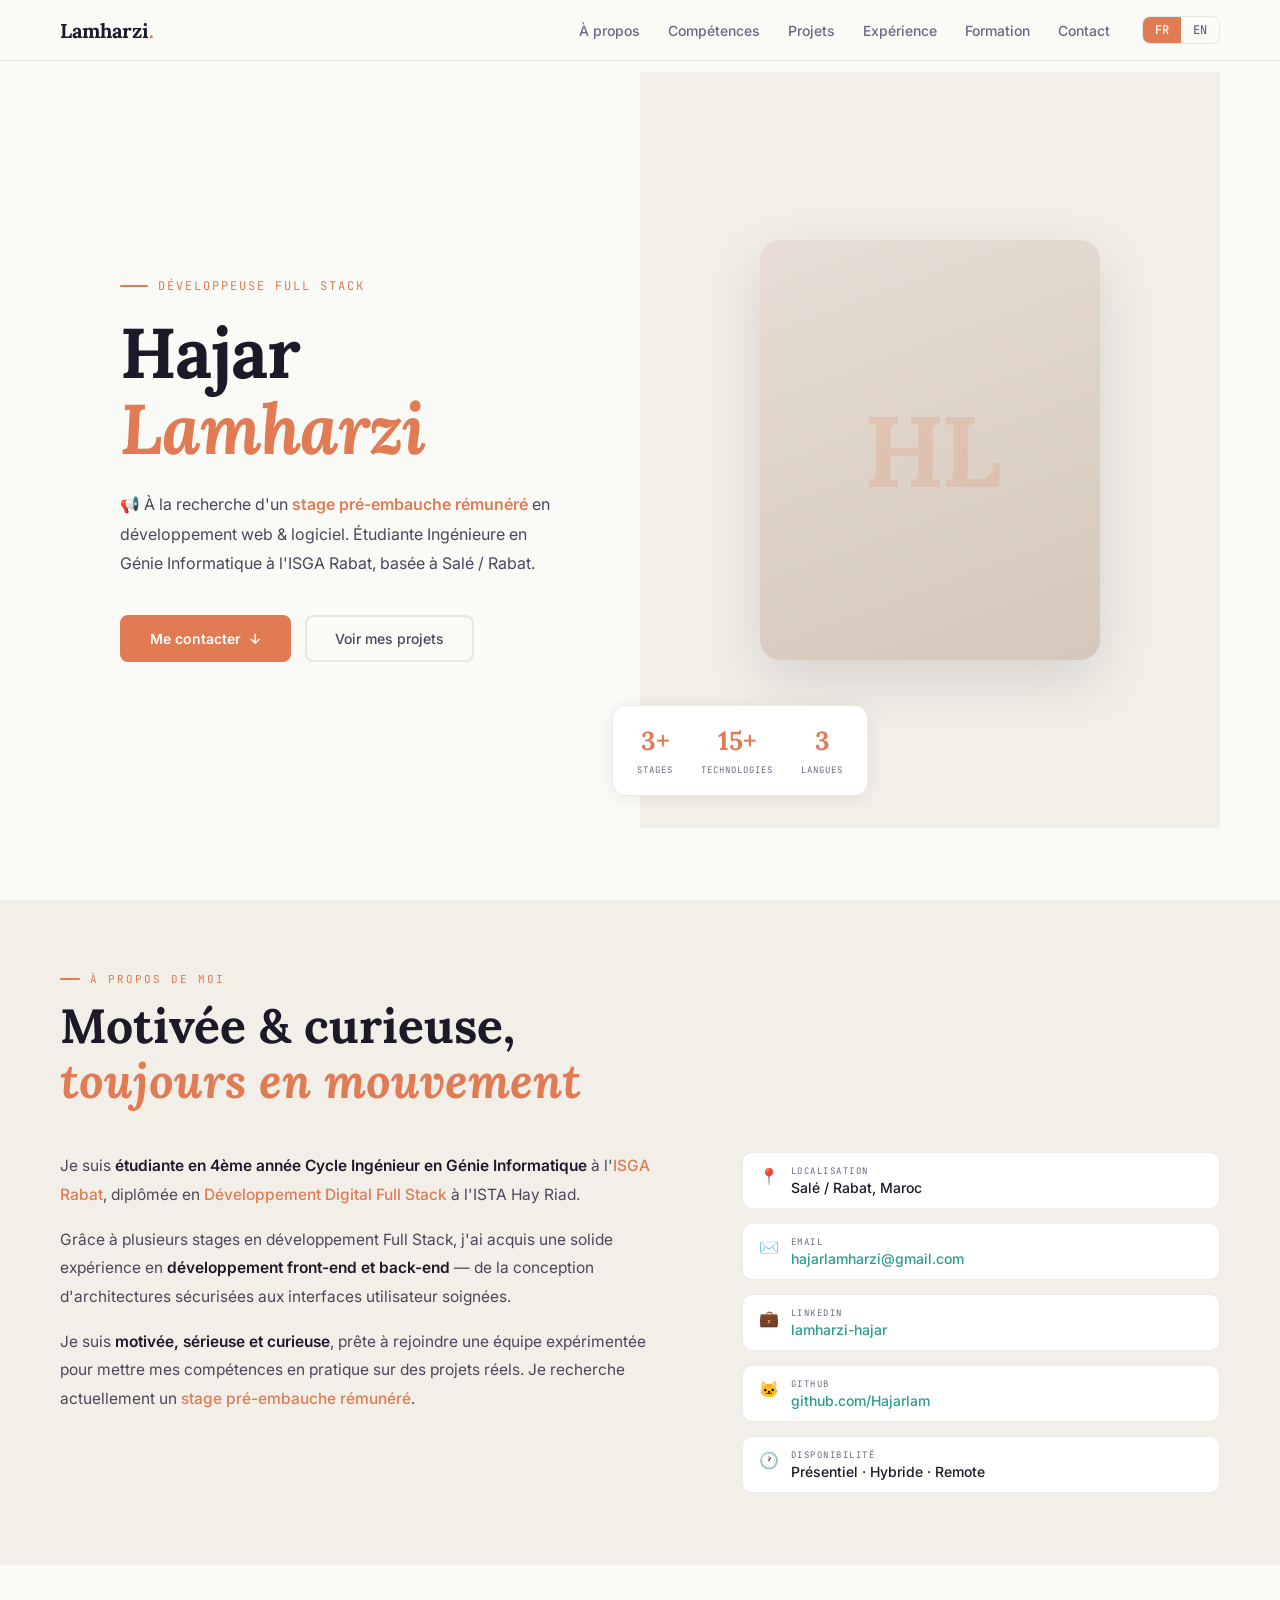
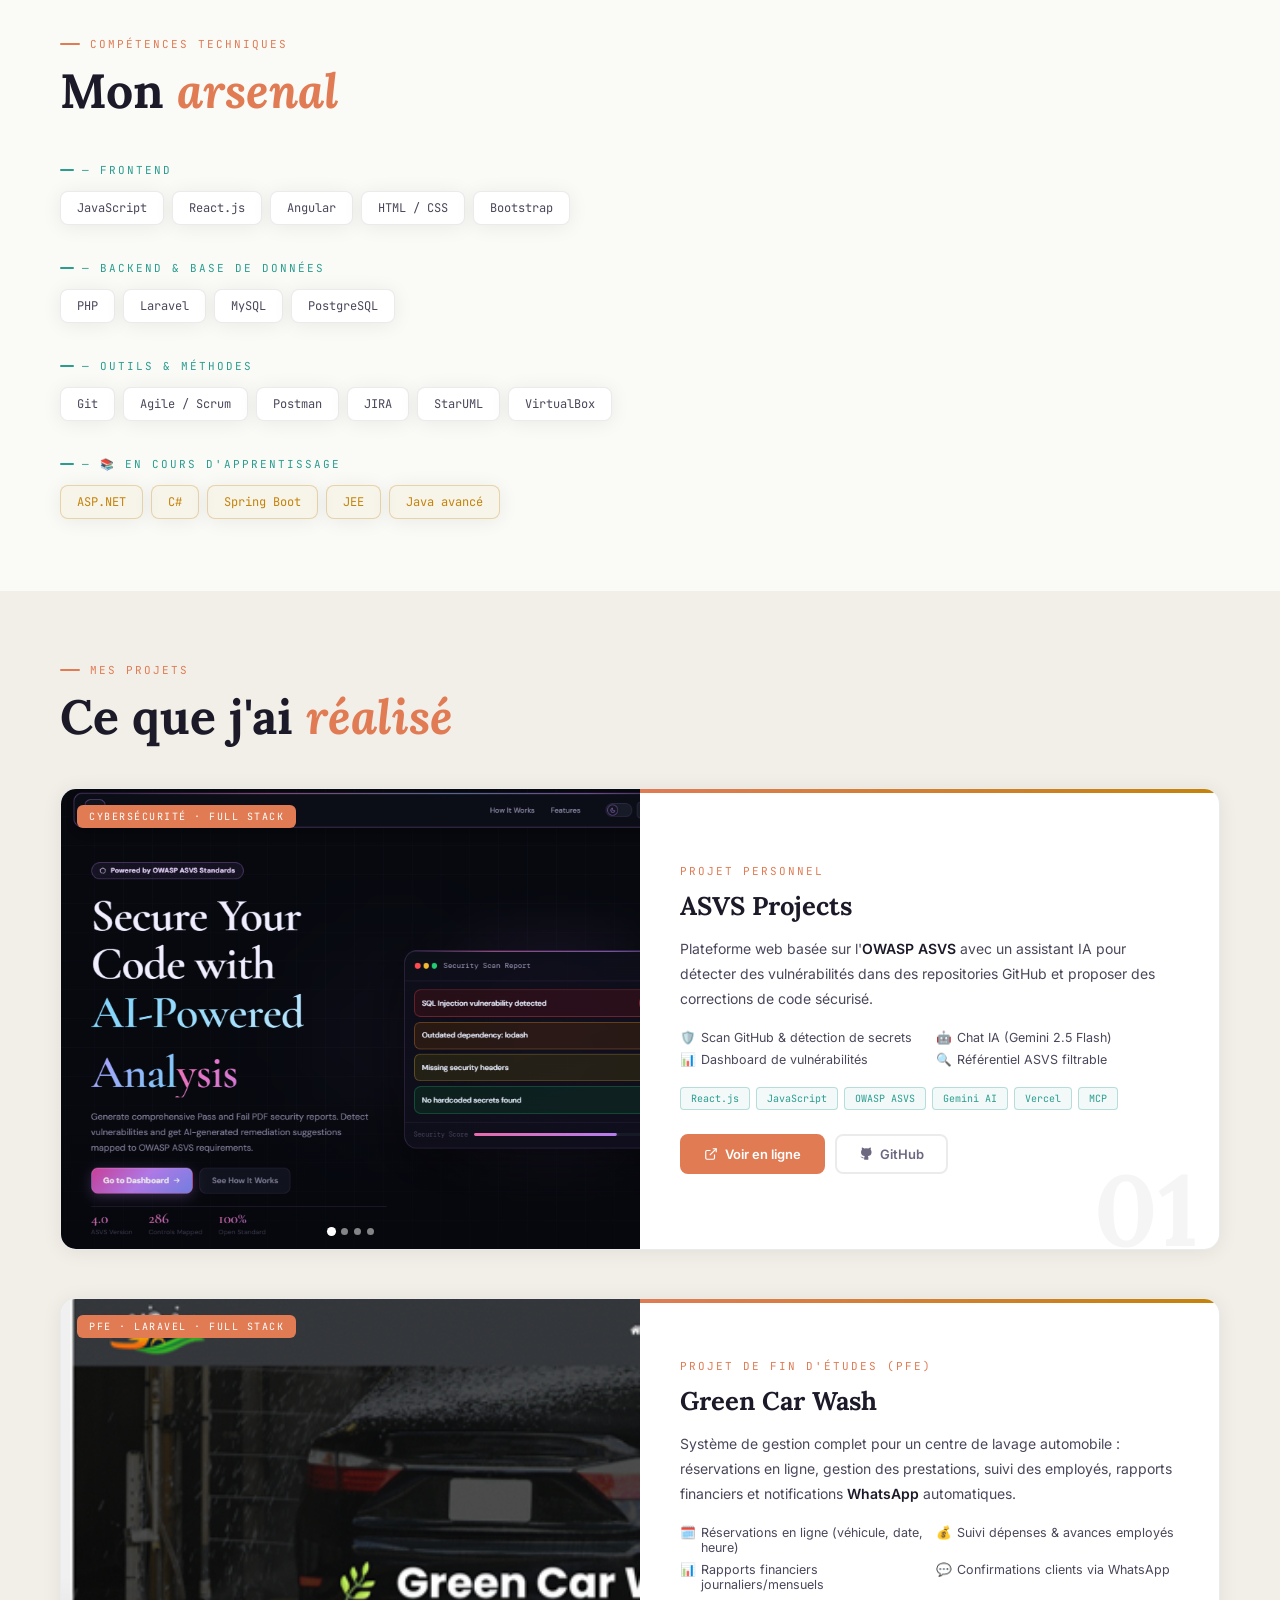
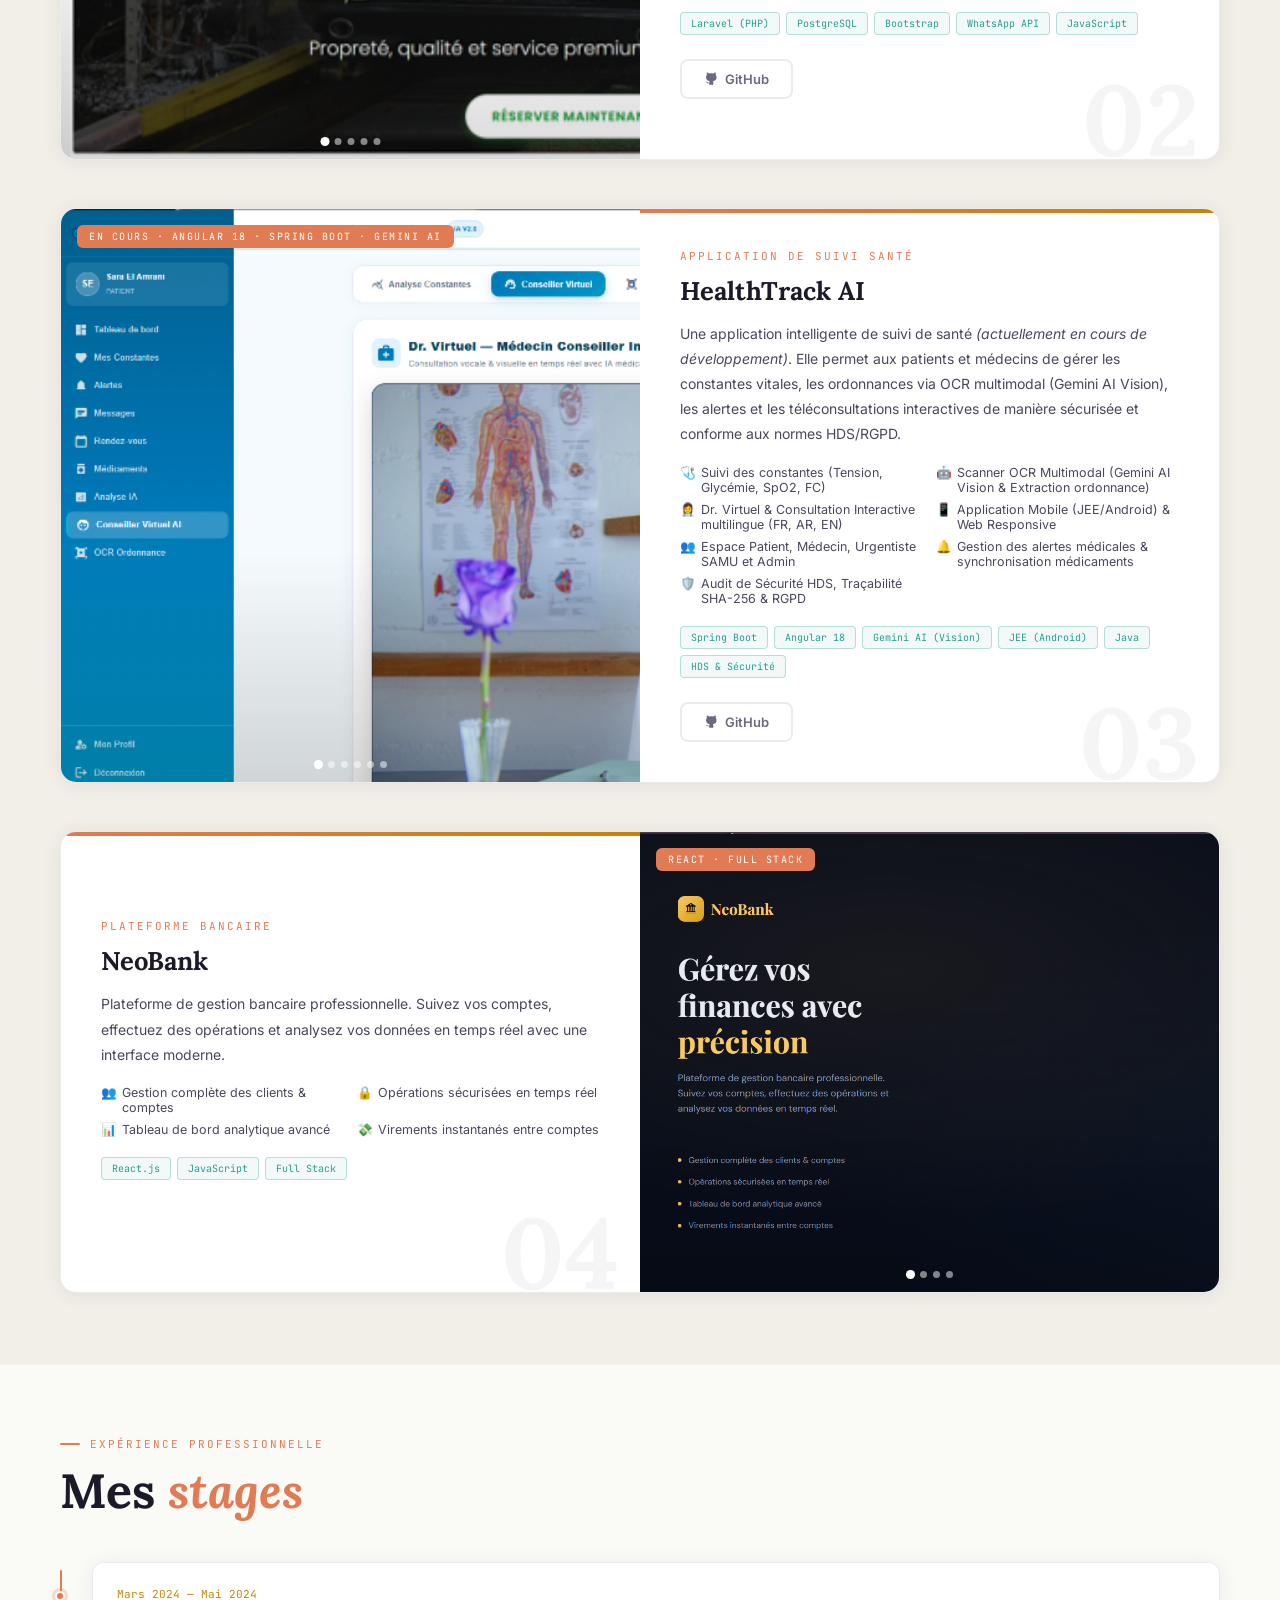
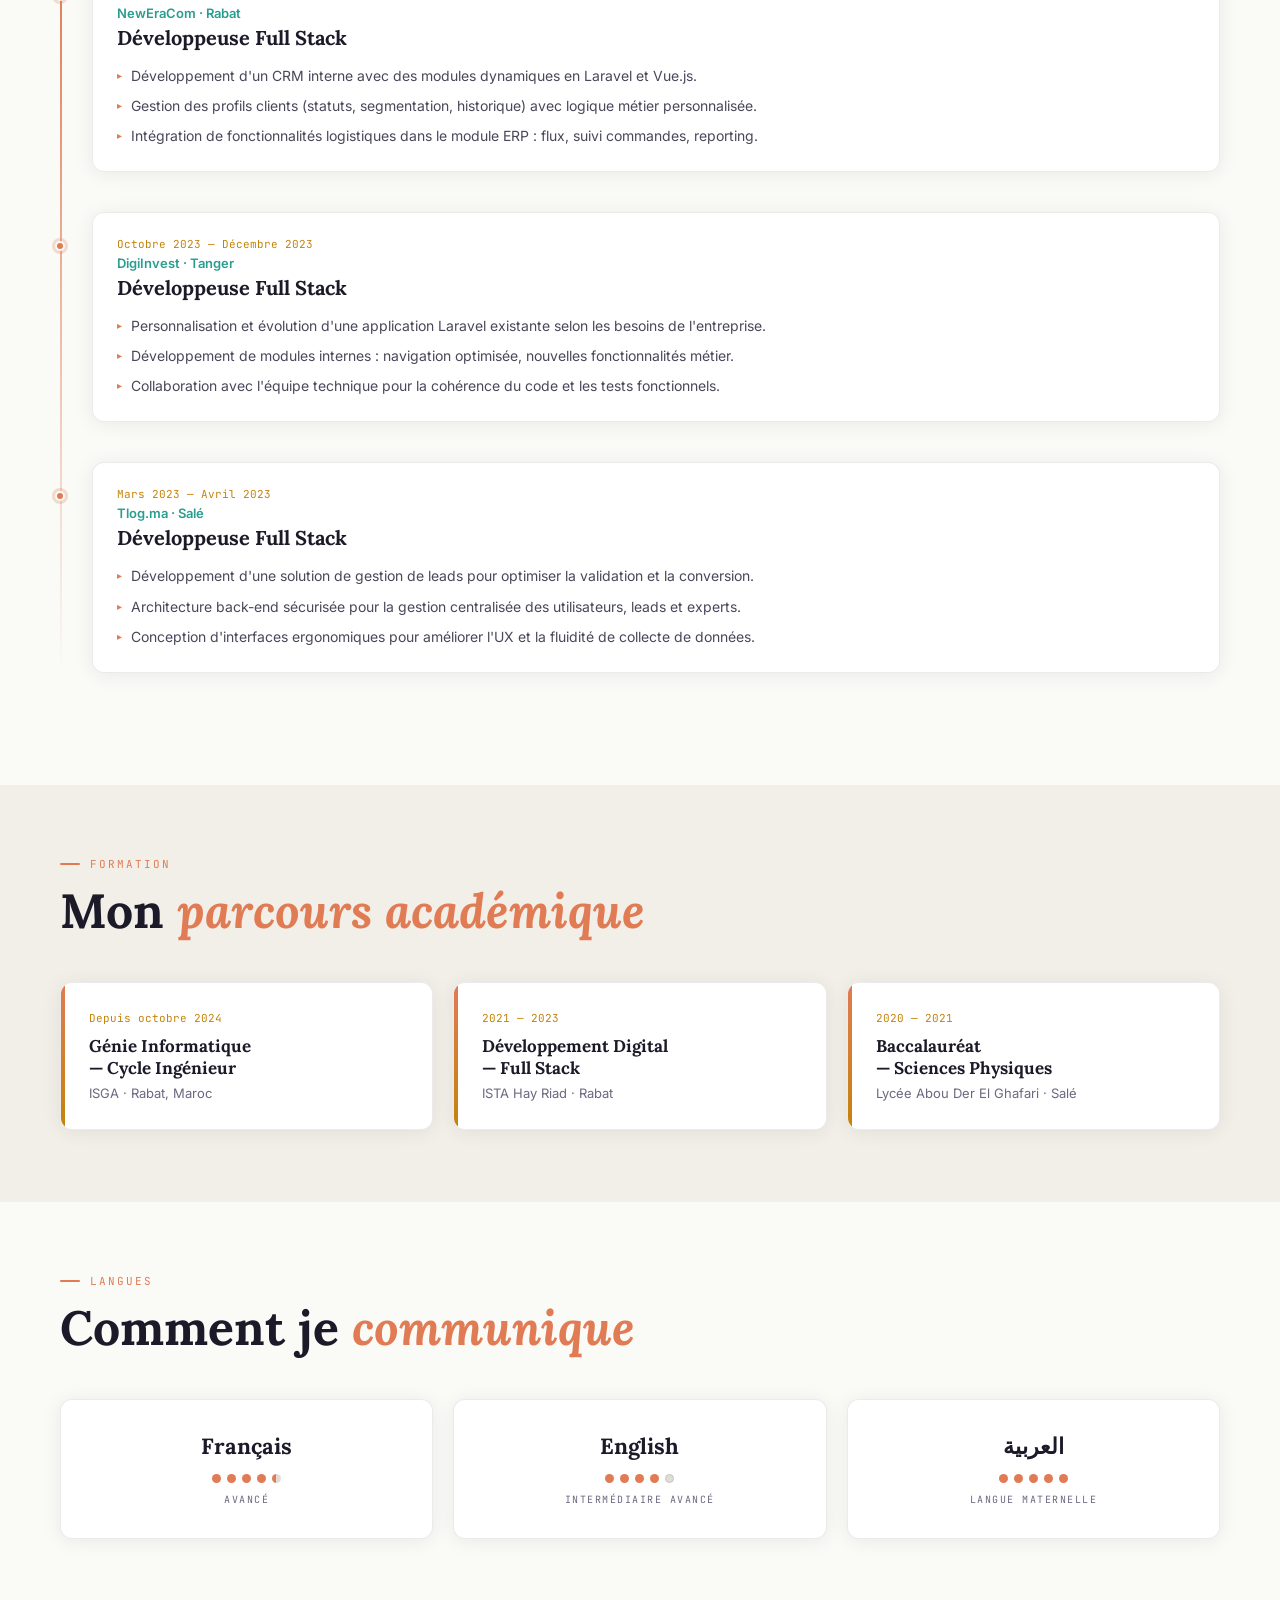
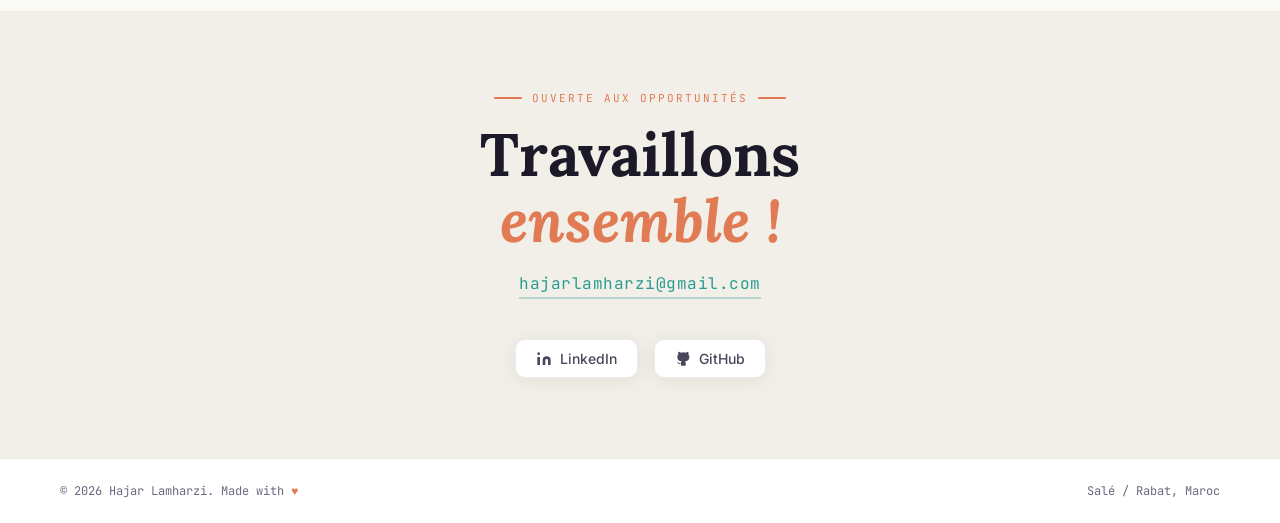
<file: hajar-portfolio.html>
<!DOCTYPE html>
<html lang="fr" data-lang="fr">

<head>
  <meta charset="UTF-8">
  <meta name="viewport" content="width=device-width, initial-scale=1.0">
  <title>Hajar Lamharzi — Développeuse Full Stack</title>
  <meta name="description"
    content="Portfolio de Hajar Lamharzi, étudiante ingénieure en génie informatique à l'ISGA Rabat, à la recherche d'un stage pré-embauche en développement Full Stack.">
  <link
    href="https://fonts.googleapis.com/css2?family=Lora:ital,wght@0,400;0,600;0,700;1,400;1,600&family=Inter:wght@300;400;500;600&family=JetBrains+Mono:wght@300;400;500&display=swap"
    rel="stylesheet">
  <style>
    *,
    *::before,
    *::after {
      box-sizing: border-box;
      margin: 0;
      padding: 0;
    }

    :root {
      --accent: #E07B54;
      --accent-dark: #C0603A;
      --teal: #2A9D8F;
      --bg: #FAFAF7;
      --bg-alt: #F2EFE9;
      --card: #FFFFFF;
      --text: #1C1A28;
      --text-mid: #4A475A;
      --text-light: #6B6880;
      --gold: #C4830A;
      --border: rgba(0, 0, 0, 0.08);
      --shadow: 0 2px 20px rgba(0, 0, 0, 0.07);
    }

    html {
      scroll-behavior: smooth;
    }

    body {
      background: var(--bg);
      color: var(--text);
      font-family: 'Inter', sans-serif;
      font-weight: 400;
      overflow-x: hidden;
    }

    /* ── Scrollbar ── */
    ::-webkit-scrollbar {
      width: 5px;
    }

    ::-webkit-scrollbar-track {
      background: var(--bg-alt);
    }

    ::-webkit-scrollbar-thumb {
      background: var(--accent);
      border-radius: 4px;
    }

    /* ── Nav ── */
    nav {
      position: fixed;
      top: 0;
      left: 0;
      right: 0;
      z-index: 100;
      padding: 16px 60px;
      display: flex;
      justify-content: space-between;
      align-items: center;
      background: rgba(250, 250, 247, 0.92);
      backdrop-filter: blur(12px);
      border-bottom: 1px solid var(--border);
    }

    .nav-logo {
      font-family: 'Lora', serif;
      font-size: 20px;
      font-weight: 700;
      color: var(--text);
    }

    .nav-logo span {
      color: var(--accent);
    }

    .nav-right {
      display: flex;
      align-items: center;
      gap: 32px;
    }

    .nav-links {
      display: flex;
      gap: 28px;
      list-style: none;
    }

    .nav-links a {
      font-size: 14px;
      color: var(--text-light);
      text-decoration: none;
      font-weight: 500;
      transition: color 0.2s;
      position: relative;
    }

    .nav-links a::after {
      content: '';
      position: absolute;
      bottom: -3px;
      left: 0;
      width: 0;
      height: 2px;
      background: var(--accent);
      transition: width 0.3s;
      border-radius: 2px;
    }

    .nav-links a:hover {
      color: var(--text);
    }

    .nav-links a:hover::after {
      width: 100%;
    }

    /* Lang toggle */
    .lang-toggle {
      display: flex;
      border: 1.5px solid var(--border);
      border-radius: 8px;
      overflow: hidden;
      font-size: 12px;
      font-family: 'JetBrains Mono', monospace;
    }

    .lang-toggle button {
      padding: 5px 12px;
      border: none;
      background: transparent;
      color: var(--text-light);
      cursor: pointer;
      font-family: inherit;
      font-size: inherit;
      font-weight: 500;
      transition: all 0.2s;
    }

    .lang-toggle button.active {
      background: var(--accent);
      color: #fff;
    }

    .lang-toggle button:hover:not(.active) {
      background: var(--bg-alt);
    }

    /* ── Hero ── */
    .hero {
      min-height: 100vh;
      display: grid;
      grid-template-columns: 1fr 1fr;
      position: relative;
      background: var(--bg);
    }

    .hero-left {
      display: flex;
      flex-direction: column;
      justify-content: center;
      padding: 100px 60px 60px;
    }

    .hero-tag {
      font-family: 'JetBrains Mono', monospace;
      font-size: 12px;
      color: var(--accent);
      letter-spacing: 2px;
      text-transform: uppercase;
      margin-bottom: 20px;
      display: flex;
      align-items: center;
      gap: 10px;
      opacity: 0;
      animation: fadeUp 0.7s 0.1s forwards;
    }

    .hero-tag::before {
      content: '';
      width: 28px;
      height: 2px;
      background: var(--accent);
      border-radius: 2px;
    }

    .hero-name {
      font-family: 'Lora', serif;
      font-size: clamp(40px, 5.5vw, 76px);
      font-weight: 700;
      line-height: 1.08;
      letter-spacing: -1px;
      opacity: 0;
      animation: fadeUp 0.8s 0.2s forwards;
    }

    .hero-name .first {
      color: var(--text);
      display: block;
    }

    .hero-name .last {
      color: var(--accent);
      display: block;
      font-style: italic;
    }

    .hero-desc {
      margin-top: 24px;
      font-size: 16px;
      line-height: 1.85;
      color: var(--text-mid);
      max-width: 440px;
      opacity: 0;
      animation: fadeUp 0.8s 0.3s forwards;
    }

    .hero-desc strong {
      color: var(--accent);
      font-weight: 600;
    }

    .hero-cta {
      margin-top: 36px;
      display: flex;
      gap: 14px;
      flex-wrap: wrap;
      opacity: 0;
      animation: fadeUp 0.8s 0.4s forwards;
    }

    .btn-primary {
      padding: 13px 28px;
      background: var(--accent);
      color: #fff;
      font-size: 14px;
      font-weight: 600;
      text-decoration: none;
      border: 2px solid var(--accent);
      border-radius: 8px;
      transition: all 0.25s;
      display: flex;
      align-items: center;
      gap: 8px;
    }

    .btn-primary:hover {
      background: var(--accent-dark);
      border-color: var(--accent-dark);
    }

    .btn-outline {
      padding: 13px 28px;
      background: transparent;
      color: var(--text-mid);
      font-size: 14px;
      font-weight: 500;
      text-decoration: none;
      border: 2px solid var(--border);
      border-radius: 8px;
      transition: all 0.25s;
    }

    .btn-outline:hover {
      border-color: var(--teal);
      color: var(--teal);
    }

    /* Scroll indicator in button */
    .scroll-arrow {
      display: inline-flex;
      flex-direction: column;
      gap: 2px;
      animation: bounceArrow 1.5s infinite;
    }

    @keyframes bounceArrow {

      0%,
      100% {
        transform: translateY(0);
      }

      50% {
        transform: translateY(4px);
      }
    }

    /* Hero right */
    .hero-right {
      position: relative;
      display: flex;
      align-items: center;
      justify-content: center;
      background: var(--bg-alt);
    }

    .hero-photo-frame {
      width: 340px;
      height: 420px;
      position: relative;
      opacity: 0;
      animation: fadeIn 1s 0.5s forwards;
      border-radius: 20px;
      overflow: hidden;
      box-shadow: 0 20px 60px rgba(0, 0, 0, 0.12);
    }

    .hero-photo-inner {
      width: 100%;
      height: 100%;
      background: linear-gradient(160deg, #E8DDD4 0%, #D4C8BC 100%);
      display: flex;
      align-items: center;
      justify-content: center;
      overflow: hidden;
    }

    .hero-photo-inner img {
      width: 100%;
      height: 100%;
      object-fit: cover;
      object-position: top center;
    }

    .hero-photo-initials {
      font-family: 'Lora', serif;
      font-size: 100px;
      font-weight: 700;
      color: rgba(224, 123, 84, 0.2);
      letter-spacing: -4px;
      user-select: none;
    }

    .hero-stats {
      position: absolute;
      bottom: 32px;
      left: -28px;
      background: var(--card);
      border: 1px solid var(--border);
      border-radius: 14px;
      padding: 18px 24px;
      display: flex;
      gap: 28px;
      opacity: 0;
      animation: fadeUp 0.8s 0.9s forwards;
      box-shadow: var(--shadow);
    }

    .stat-item {
      text-align: center;
    }

    .stat-num {
      font-family: 'Lora', serif;
      font-size: 26px;
      font-weight: 700;
      color: var(--accent);
      display: block;
    }

    .stat-label {
      font-family: 'JetBrains Mono', monospace;
      font-size: 9px;
      color: var(--text-light);
      letter-spacing: 1px;
      text-transform: uppercase;
    }

    /* ── Sections shared ── */
    section {
      padding: 72px 60px;
    }

    .section-label {
      font-family: 'JetBrains Mono', monospace;
      font-size: 11px;
      color: var(--accent);
      letter-spacing: 2px;
      text-transform: uppercase;
      display: flex;
      align-items: center;
      gap: 10px;
      margin-bottom: 12px;
    }

    .section-label::before {
      content: '';
      width: 20px;
      height: 2px;
      background: var(--accent);
      border-radius: 2px;
    }

    .section-title {
      font-family: 'Lora', serif;
      font-size: clamp(28px, 4vw, 48px);
      font-weight: 700;
      line-height: 1.15;
      margin-bottom: 44px;
      color: var(--text);
    }

    .section-title em {
      font-style: italic;
      color: var(--accent);
    }

    /* ── About ── */
    #about {
      background: var(--bg-alt);
    }

    .about-grid {
      display: grid;
      grid-template-columns: 1.3fr 1fr;
      gap: 60px;
      align-items: start;
    }

    .about-text p {
      font-size: 15.5px;
      line-height: 1.85;
      color: var(--text-mid);
      margin-bottom: 16px;
    }

    .about-text p strong {
      color: var(--text);
      font-weight: 600;
    }

    .about-text p em {
      color: var(--accent);
      font-style: normal;
      font-weight: 500;
    }

    .about-details {
      display: flex;
      flex-direction: column;
      gap: 14px;
    }

    .detail-item {
      display: flex;
      align-items: flex-start;
      gap: 12px;
      padding: 12px 16px;
      background: var(--card);
      border-radius: 10px;
      border: 1px solid var(--border);
    }

    .detail-icon {
      font-size: 16px;
      flex-shrink: 0;
      margin-top: 1px;
    }

    .detail-content {
      display: flex;
      flex-direction: column;
      gap: 2px;
    }

    .detail-label {
      font-family: 'JetBrains Mono', monospace;
      font-size: 9px;
      color: var(--text-light);
      letter-spacing: 1.5px;
      text-transform: uppercase;
    }

    .detail-value {
      font-size: 14px;
      color: var(--text);
      font-weight: 500;
    }

    .detail-value a {
      color: var(--teal);
      text-decoration: none;
    }

    .detail-value a:hover {
      text-decoration: underline;
    }

    /* ── Skills ── */
    #skills {
      background: var(--bg);
    }

    .skills-categories {
      display: flex;
      flex-direction: column;
      gap: 36px;
    }

    .skill-cat-title {
      font-family: 'JetBrains Mono', monospace;
      font-size: 11px;
      color: var(--teal);
      letter-spacing: 2px;
      text-transform: uppercase;
      margin-bottom: 14px;
      display: flex;
      align-items: center;
      gap: 8px;
    }

    .skill-cat-title::before {
      content: '';
      width: 14px;
      height: 2px;
      background: var(--teal);
      border-radius: 2px;
    }

    .skills-grid {
      display: flex;
      flex-wrap: wrap;
      gap: 8px;
    }

    .skill-chip {
      padding: 8px 16px;
      border: 1.5px solid var(--border);
      background: var(--card);
      border-radius: 8px;
      font-family: 'JetBrains Mono', monospace;
      font-size: 12px;
      color: var(--text-mid);
      transition: all 0.2s;
      cursor: default;
      box-shadow: var(--shadow);
    }

    .skill-chip:hover {
      border-color: var(--accent);
      color: var(--accent);
      transform: translateY(-2px);
      box-shadow: 0 4px 12px rgba(224, 123, 84, 0.15);
    }

    .skill-learning {
      border-color: rgba(196, 131, 10, 0.3) !important;
      color: var(--gold) !important;
      background: rgba(196, 131, 10, 0.05) !important;
    }

    .skill-learning:hover {
      border-color: var(--gold) !important;
      background: rgba(196, 131, 10, 0.12) !important;
    }

    /* ── Projects ── */
    #projects {
      background: var(--bg-alt);
    }

    .projects-grid {
      display: flex;
      flex-direction: column;
      gap: 48px;
    }

    .project-card {
      display: grid;
      grid-template-columns: 1fr 1fr;
      background: var(--card);
      border: 1px solid var(--border);
      border-radius: 16px;
      overflow: hidden;
      box-shadow: var(--shadow);
      transition: transform 0.3s ease, box-shadow 0.3s ease;
    }

    .project-card:hover {
      transform: translateY(-6px);
      box-shadow: 0 20px 60px rgba(0, 0, 0, 0.12);
    }

    /* Slider */
    .project-img-wrap {
      position: relative;
      overflow: hidden;
      min-height: 460px;
      background: #E8E4DE;
    }

    .project-slider {
      position: relative;
      width: 100%;
      height: 100%;
    }

    .slide {
      position: absolute;
      inset: 0;
      opacity: 0;
      transition: opacity 0.7s ease;
      pointer-events: none;
    }

    .slide.active {
      opacity: 1;
      pointer-events: auto;
    }

    .slide img {
      width: 100%;
      height: 100%;
      object-fit: cover;
      object-position: top left;
      display: block;
      transition: transform 0.6s ease;
    }

    .project-card:hover .slide.active img {
      transform: scale(1.04);
    }

    .project-img-overlay {
      position: absolute;
      inset: 0;
      background: linear-gradient(to bottom, transparent 60%, rgba(0, 0, 0, 0.15));
      pointer-events: none;
    }

    .project-badge {
      position: absolute;
      top: 16px;
      left: 16px;
      font-family: 'JetBrains Mono', monospace;
      font-size: 10px;
      letter-spacing: 1.5px;
      text-transform: uppercase;
      padding: 5px 12px;
      background: var(--accent);
      color: #fff;
      border-radius: 6px;
    }

    .slider-dots {
      position: absolute;
      bottom: 14px;
      left: 50%;
      transform: translateX(-50%);
      display: flex;
      gap: 6px;
      z-index: 5;
    }

    .slider-dot {
      width: 7px;
      height: 7px;
      border-radius: 50%;
      background: rgba(255, 255, 255, 0.5);
      border: none;
      cursor: pointer;
      transition: all 0.3s;
      padding: 0;
    }

    .slider-dot.active {
      background: #fff;
      transform: scale(1.3);
    }

    /* Project info */
    .project-info {
      display: flex;
      flex-direction: column;
      justify-content: center;
      padding: 40px;
      position: relative;
    }

    .project-info::before {
      content: '';
      position: absolute;
      top: 0;
      left: 0;
      width: 100%;
      height: 4px;
      background: linear-gradient(to right, var(--accent), var(--gold));
    }

    .project-num-bg {
      position: absolute;
      bottom: -10px;
      right: 20px;
      font-family: 'Lora', serif;
      font-size: 100px;
      font-weight: 700;
      color: rgba(0, 0, 0, 0.04);
      line-height: 1;
      user-select: none;
      pointer-events: none;
    }

    .project-category {
      font-family: 'JetBrains Mono', monospace;
      font-size: 11px;
      color: var(--accent);
      letter-spacing: 2px;
      text-transform: uppercase;
      margin-bottom: 12px;
    }

    .project-title {
      font-family: 'Lora', serif;
      font-size: clamp(20px, 2vw, 28px);
      font-weight: 700;
      color: var(--text);
      margin-bottom: 14px;
      line-height: 1.25;
    }

    .project-desc {
      font-size: 14px;
      line-height: 1.8;
      color: var(--text-mid);
      margin-bottom: 18px;
    }

    .project-desc strong {
      color: var(--text);
      font-weight: 600;
    }

    .project-features {
      list-style: none;
      display: grid;
      grid-template-columns: 1fr 1fr;
      gap: 7px 12px;
      margin-bottom: 20px;
    }

    .project-features li {
      font-size: 12.5px;
      color: var(--text-mid);
      display: flex;
      align-items: flex-start;
      gap: 5px;
    }

    .project-features li span.feat-icon {
      flex-shrink: 0;
    }

    .project-tech {
      display: flex;
      flex-wrap: wrap;
      gap: 6px;
      margin-bottom: 24px;
    }

    .tech-tag {
      font-family: 'JetBrains Mono', monospace;
      font-size: 10px;
      padding: 4px 10px;
      border: 1px solid rgba(42, 157, 143, 0.3);
      color: var(--teal);
      background: rgba(42, 157, 143, 0.06);
      border-radius: 4px;
      transition: all 0.2s;
    }

    .tech-tag:hover {
      background: rgba(42, 157, 143, 0.15);
    }

    .project-actions {
      display: flex;
      gap: 10px;
      align-items: center;
      flex-wrap: wrap;
    }

    .project-link-btn {
      display: inline-flex;
      align-items: center;
      gap: 7px;
      padding: 10px 22px;
      font-family: 'Inter', sans-serif;
      font-size: 13px;
      font-weight: 600;
      text-decoration: none;
      border-radius: 8px;
      transition: all 0.25s;
    }

    .project-link-btn.live {
      background: var(--accent);
      color: #fff;
      border: 2px solid var(--accent);
    }

    .project-link-btn.live:hover {
      background: var(--accent-dark);
      border-color: var(--accent-dark);
    }

    .project-link-btn.gh {
      background: transparent;
      color: var(--text-light);
      border: 2px solid var(--border);
    }

    .project-link-btn.gh:hover {
      border-color: var(--teal);
      color: var(--teal);
    }

    /* ── Experience ── */
    #experience {
      background: var(--bg);
    }

    .timeline {
      position: relative;
      padding-left: 32px;
    }

    .timeline::before {
      content: '';
      position: absolute;
      left: 0;
      top: 8px;
      bottom: 0;
      width: 2px;
      background: linear-gradient(to bottom, var(--accent), transparent);
      border-radius: 2px;
    }

    .timeline-item {
      position: relative;
      margin-bottom: 40px;
      padding: 24px;
      background: var(--card);
      border: 1px solid var(--border);
      border-radius: 12px;
      box-shadow: var(--shadow);
      opacity: 0;
      transform: translateX(-16px);
      transition: all 0.5s ease;
    }

    .timeline-item.visible {
      opacity: 1;
      transform: translateX(0);
    }

    .timeline-dot {
      position: absolute;
      left: -38px;
      top: 28px;
      width: 10px;
      height: 10px;
      background: var(--accent);
      border-radius: 50%;
      border: 2px solid var(--bg);
      box-shadow: 0 0 0 3px rgba(224, 123, 84, 0.25);
    }

    .timeline-period {
      font-family: 'JetBrains Mono', monospace;
      font-size: 11px;
      color: var(--gold);
      margin-bottom: 4px;
    }

    .timeline-company {
      font-size: 13px;
      color: var(--teal);
      font-weight: 600;
      margin-bottom: 4px;
    }

    .timeline-role {
      font-family: 'Lora', serif;
      font-size: 20px;
      font-weight: 700;
      color: var(--text);
      margin-bottom: 14px;
    }

    .timeline-desc {
      display: flex;
      flex-direction: column;
      gap: 7px;
    }

    .timeline-desc li {
      font-size: 14px;
      line-height: 1.65;
      color: var(--text-mid);
      padding-left: 14px;
      position: relative;
      list-style: none;
    }

    .timeline-desc li::before {
      content: '▸';
      position: absolute;
      left: 0;
      color: var(--accent);
      font-size: 10px;
      top: 3px;
    }

    /* ── Education ── */
    #education {
      background: var(--bg-alt);
    }

    .edu-grid {
      display: grid;
      grid-template-columns: repeat(auto-fit, minmax(260px, 1fr));
      gap: 20px;
    }

    .edu-card {
      padding: 28px;
      border: 1px solid var(--border);
      background: var(--card);
      border-radius: 12px;
      position: relative;
      overflow: hidden;
      transition: border-color 0.25s, transform 0.25s;
      box-shadow: var(--shadow);
    }

    .edu-card::before {
      content: '';
      position: absolute;
      top: 0;
      left: 0;
      width: 4px;
      height: 100%;
      background: linear-gradient(to bottom, var(--accent), var(--gold));
      border-radius: 4px 0 0 4px;
    }

    .edu-card:hover {
      border-color: rgba(224, 123, 84, 0.35);
      transform: translateY(-3px);
    }

    .edu-year {
      font-family: 'JetBrains Mono', monospace;
      font-size: 11px;
      color: var(--gold);
      margin-bottom: 10px;
    }

    .edu-degree {
      font-family: 'Lora', serif;
      font-size: 17px;
      font-weight: 700;
      color: var(--text);
      margin-bottom: 6px;
    }

    .edu-school {
      font-size: 13px;
      color: var(--text-light);
    }

    /* ── Languages ── */
    #languages {
      background: var(--bg);
    }

    .lang-grid {
      display: grid;
      grid-template-columns: repeat(3, 1fr);
      gap: 20px;
    }

    .lang-card {
      text-align: center;
      padding: 32px 24px;
      border: 1px solid var(--border);
      background: var(--card);
      border-radius: 12px;
      transition: transform 0.25s, box-shadow 0.25s;
      box-shadow: var(--shadow);
    }

    .lang-card:hover {
      transform: translateY(-3px);
      box-shadow: 0 8px 24px rgba(0, 0, 0, 0.1);
    }

    .lang-name {
      font-family: 'Lora', serif;
      font-size: 22px;
      font-weight: 700;
      color: var(--text);
      margin-bottom: 14px;
    }

    .lang-dots {
      display: flex;
      justify-content: center;
      gap: 6px;
    }

    .lang-dot {
      width: 9px;
      height: 9px;
      border-radius: 50%;
    }

    .lang-dot.filled {
      background: var(--accent);
    }

    .lang-dot.half {
      background: linear-gradient(to right, var(--accent) 50%, #E0DDD8 50%);
    }

    .lang-dot.empty {
      background: #E0DDD8;
      border: 1px solid #C8C4BC;
    }

    .lang-level {
      margin-top: 10px;
      font-family: 'JetBrains Mono', monospace;
      font-size: 10px;
      color: var(--text-light);
      letter-spacing: 1.5px;
      text-transform: uppercase;
    }

    /* ── Contact ── */
    #contact {
      text-align: center;
      padding: 80px 60px;
      background: var(--bg-alt);
    }

    .contact-sub {
      font-family: 'JetBrains Mono', monospace;
      font-size: 11px;
      color: var(--accent);
      letter-spacing: 2px;
      text-transform: uppercase;
      margin-bottom: 16px;
      display: flex;
      align-items: center;
      justify-content: center;
      gap: 10px;
    }

    .contact-sub::before,
    .contact-sub::after {
      content: '';
      width: 28px;
      height: 2px;
      background: var(--accent);
      border-radius: 2px;
    }

    .contact-title {
      font-family: 'Lora', serif;
      font-size: clamp(30px, 5vw, 60px);
      font-weight: 700;
      line-height: 1.1;
      margin-bottom: 20px;
      color: var(--text);
    }

    .contact-title em {
      font-style: italic;
      color: var(--accent);
    }

    .contact-email {
      display: inline-block;
      font-family: 'JetBrains Mono', monospace;
      font-size: 16px;
      color: var(--teal);
      text-decoration: none;
      letter-spacing: 0.5px;
      margin-bottom: 40px;
      border-bottom: 2px solid rgba(42, 157, 143, 0.3);
      padding-bottom: 3px;
      transition: border-color 0.25s;
    }

    .contact-email:hover {
      border-color: var(--teal);
    }

    .contact-links {
      display: flex;
      justify-content: center;
      gap: 16px;
      flex-wrap: wrap;
    }

    .contact-link {
      font-size: 14px;
      font-weight: 500;
      color: var(--text-mid);
      text-decoration: none;
      display: flex;
      align-items: center;
      gap: 8px;
      padding: 10px 20px;
      border: 1.5px solid var(--border);
      border-radius: 10px;
      background: var(--card);
      transition: all 0.25s;
      box-shadow: var(--shadow);
    }

    .contact-link:hover {
      color: var(--accent);
      border-color: var(--accent);
    }

    .contact-link svg {
      width: 16px;
      height: 16px;
    }

    /* ── Footer ── */
    footer {
      padding: 24px 60px;
      border-top: 1px solid var(--border);
      display: flex;
      justify-content: space-between;
      align-items: center;
      background: var(--card);
    }

    footer p {
      font-family: 'JetBrains Mono', monospace;
      font-size: 12px;
      color: var(--text-light);
    }

    footer p span {
      color: var(--accent);
    }

    /* ── Animations ── */
    @keyframes fadeUp {
      from {
        opacity: 0;
        transform: translateY(24px);
      }

      to {
        opacity: 1;
        transform: translateY(0);
      }
    }

    @keyframes fadeIn {
      from {
        opacity: 0;
      }

      to {
        opacity: 1;
      }
    }

    /* ── Responsive ── */
    @media (max-width: 1000px) {
      .project-card {
        grid-template-columns: 1fr;
      }

      .project-img-wrap {
        min-height: 260px;
      }

      .project-info {
        padding: 28px;
      }

      .project-features {
        grid-template-columns: 1fr;
      }
    }

    @media (max-width: 900px) {
      nav {
        padding: 14px 20px;
      }

      .nav-links {
        display: none;
      }

      section {
        padding: 56px 24px;
      }

      .hero {
        grid-template-columns: 1fr;
      }

      .hero-right {
        display: none;
      }

      .hero-left {
        padding: 100px 24px 56px;
      }

      .about-grid {
        grid-template-columns: 1fr;
      }

      .lang-grid {
        grid-template-columns: 1fr;
      }

      footer {
        flex-direction: column;
        gap: 8px;
        text-align: center;
      }
    }
  </style>
</head>

<body>

  <!-- Nav -->
  <nav>
    <div class="nav-logo">Lamharzi<span>.</span></div>
    <div class="nav-right">
      <ul class="nav-links">
        <li><a href="#about" data-fr="À propos" data-en="About">À propos</a></li>
        <li><a href="#skills" data-fr="Compétences" data-en="Skills">Compétences</a></li>
        <li><a href="#projects" data-fr="Projets" data-en="Projects">Projets</a></li>
        <li><a href="#experience" data-fr="Expérience" data-en="Experience">Expérience</a></li>
        <li><a href="#education" data-fr="Formation" data-en="Education">Formation</a></li>
        <li><a href="#contact" data-fr="Contact" data-en="Contact">Contact</a></li>
      </ul>
      <div class="lang-toggle">
        <button id="btn-fr" class="active" onclick="setLang('fr')">FR</button>
        <button id="btn-en" onclick="setLang('en')">EN</button>
      </div>
    </div>
  </nav>

  <!-- Hero -->
  <section class="hero" id="home">
    <div class="hero-left">
      <div class="hero-tag" data-fr="Développeuse Full Stack" data-en="Full Stack Developer">Développeuse Full Stack
      </div>
      <h1 class="hero-name">
        <span class="first">Hajar</span>
        <span class="last">Lamharzi</span>
      </h1>
      <p class="hero-desc">
        <span
          data-fr="📢 À la recherche d'un <strong>stage pré-embauche rémunéré</strong> en développement web & logiciel. Étudiante Ingénieure en Génie Informatique à l'ISGA Rabat, basée à Salé / Rabat."
          data-en="📢 Looking for a <strong>paid pre-hire internship</strong> in web & software development. Computer Engineering student at ISGA Rabat, based in Salé / Rabat.">
          📢 À la recherche d'un <strong>stage pré-embauche rémunéré</strong> en développement web & logiciel. Étudiante
          Ingénieure en Génie Informatique à l'ISGA Rabat, basée à Salé / Rabat.
        </span>
      </p>
      <div class="hero-cta">
        <a href="#contact" class="btn-primary">
          <span data-fr="Me contacter" data-en="Contact me">Me contacter</span>
          <span class="scroll-arrow">↓</span>
        </a>
        <a href="#projects" class="btn-outline">
          <span data-fr="Voir mes projets" data-en="See my projects">Voir mes projets</span>
        </a>
      </div>
    </div>

    <div class="hero-right">
      <div class="hero-photo-frame">
        <div class="hero-photo-inner">
          <div class="hero-photo-initials">HL</div>
        </div>
      </div>
      <div class="hero-stats">
        <div class="stat-item">
          <span class="stat-num">3+</span>
          <span class="stat-label" data-fr="Stages" data-en="Internships">Stages</span>
        </div>
        <div class="stat-item">
          <span class="stat-num">15+</span>
          <span class="stat-label" data-fr="Technologies" data-en="Technologies">Technologies</span>
        </div>
        <div class="stat-item">
          <span class="stat-num">3</span>
          <span class="stat-label" data-fr="Langues" data-en="Languages">Langues</span>
        </div>
      </div>
    </div>
  </section>

  <!-- About -->
  <section id="about">
    <div class="section-label" data-fr="À propos de moi" data-en="About me">À propos de moi</div>
    <h2 class="section-title">
      <span data-fr="Motivée & curieuse," data-en="Motivated & curious,">Motivée & curieuse,</span><br>
      <em data-fr="toujours en mouvement" data-en="always moving forward">toujours en mouvement</em>
    </h2>
    <div class="about-grid">
      <div class="about-text">
        <p data-fr="Je suis <strong>étudiante en 4ème année Cycle Ingénieur en Génie Informatique</strong> à l'<em>ISGA Rabat</em>, diplômée en <em>Développement Digital Full Stack</em> à l'ISTA Hay Riad."
          data-en="I am a <strong>4th-year Computer Engineering student</strong> at <em>ISGA Rabat</em>, and a graduate in <em>Full Stack Digital Development</em> from ISTA Hay Riad.">
          Je suis <strong>étudiante en 4ème année Cycle Ingénieur en Génie Informatique</strong> à l'<em>ISGA
            Rabat</em>, diplômée en <em>Développement Digital Full Stack</em> à l'ISTA Hay Riad.
        </p>
        <p data-fr="Grâce à plusieurs stages en développement Full Stack, j'ai acquis une solide expérience en <strong>développement front-end et back-end</strong> — de la conception d'architectures sécurisées aux interfaces utilisateur soignées."
          data-en="Through several Full Stack internships, I have gained solid experience in <strong>front-end and back-end development</strong> — from secure backend architectures to polished user interfaces.">
          Grâce à plusieurs stages en développement Full Stack, j'ai acquis une solide expérience en
          <strong>développement front-end et back-end</strong> — de la conception d'architectures sécurisées aux
          interfaces utilisateur soignées.
        </p>
        <p data-fr="Je suis <strong>motivée, sérieuse et curieuse</strong>, prête à rejoindre une équipe expérimentée pour mettre mes compétences en pratique sur des projets réels. Je recherche actuellement un <em>stage pré-embauche rémunéré</em>."
          data-en="I am <strong>motivated, serious and curious</strong>, ready to join an experienced team and put my skills into practice on real projects. I am currently looking for a <em>paid pre-hire internship</em>.">
          Je suis <strong>motivée, sérieuse et curieuse</strong>, prête à rejoindre une équipe expérimentée pour mettre
          mes compétences en pratique sur des projets réels. Je recherche actuellement un <em>stage pré-embauche
            rémunéré</em>.
        </p>
      </div>
      <div class="about-details">
        <div class="detail-item">
          <span class="detail-icon">📍</span>
          <div class="detail-content">
            <div class="detail-label" data-fr="Localisation" data-en="Location">Localisation</div>
            <div class="detail-value">Salé / Rabat, Maroc</div>
          </div>
        </div>
        <div class="detail-item">
          <span class="detail-icon">✉️</span>
          <div class="detail-content">
            <div class="detail-label">Email</div>
            <div class="detail-value"><a href="mailto:hajarlamharzi@gmail.com">hajarlamharzi@gmail.com</a></div>
          </div>
        </div>
        <div class="detail-item">
          <span class="detail-icon">💼</span>
          <div class="detail-content">
            <div class="detail-label">LinkedIn</div>
            <div class="detail-value"><a href="https://linkedin.com/in/lamharzi-hajar-731147205/"
                target="_blank">lamharzi-hajar</a></div>
          </div>
        </div>
        <div class="detail-item">
          <span class="detail-icon">🐱</span>
          <div class="detail-content">
            <div class="detail-label">GitHub</div>
            <div class="detail-value"><a href="https://github.com/Hajarlam" target="_blank">github.com/Hajarlam</a>
            </div>
          </div>
        </div>
        <div class="detail-item">
          <span class="detail-icon">🕐</span>
          <div class="detail-content">
            <div class="detail-label" data-fr="Disponibilité" data-en="Availability">Disponibilité</div>
            <div class="detail-value" data-fr="Présentiel · Hybride · Remote" data-en="On-site · Hybrid · Remote">
              Présentiel · Hybride · Remote</div>
          </div>
        </div>
      </div>
    </div>
  </section>

  <!-- Skills -->
  <section id="skills">
    <div class="section-label" data-fr="Compétences techniques" data-en="Technical skills">Compétences techniques</div>
    <h2 class="section-title">
      <span data-fr="Mon" data-en="My">Mon</span> <em data-fr="arsenal" data-en="toolkit">arsenal</em>
    </h2>
    <div class="skills-categories">
      <div>
        <div class="skill-cat-title" data-fr="— Frontend" data-en="— Frontend">— Frontend</div>
        <div class="skills-grid">
          <div class="skill-chip">JavaScript</div>
          <div class="skill-chip">React.js</div>
          <div class="skill-chip">Angular</div>
          <div class="skill-chip">HTML / CSS</div>
          <div class="skill-chip">Bootstrap</div>
        </div>
      </div>
      <div>
        <div class="skill-cat-title" data-fr="— Backend & Base de données" data-en="— Backend & Databases">— Backend &
          Base de données</div>
        <div class="skills-grid">
          <div class="skill-chip">PHP</div>
          <div class="skill-chip">Laravel</div>
          <div class="skill-chip">MySQL</div>
          <div class="skill-chip">PostgreSQL</div>


        </div>
      </div>
      <div>
        <div class="skill-cat-title" data-fr="— Outils & Méthodes" data-en="— Tools & Methods">— Outils & Méthodes</div>
        <div class="skills-grid">
          <div class="skill-chip">Git</div>
          <div class="skill-chip">Agile / Scrum</div>
          <div class="skill-chip">Postman</div>
          <div class="skill-chip">JIRA</div>
          <div class="skill-chip">StarUML</div>
          <div class="skill-chip">VirtualBox</div>
        </div>
      </div>
      <div>
        <div class="skill-cat-title" data-fr="— 📚 En cours d'apprentissage" data-en="— 📚 Currently learning">— 📚 En
          cours d'apprentissage</div>
        <div class="skills-grid">
          <div class="skill-chip skill-learning">ASP.NET</div>
          <div class="skill-chip skill-learning">C#</div>
          <div class="skill-chip skill-learning">Spring Boot</div>
          <div class="skill-chip skill-learning">JEE</div>
          <div class="skill-chip skill-learning">Java avancé</div>
        </div>
      </div>
    </div>
  </section>

  <!-- Projects -->
  <section id="projects">
    <div class="section-label" data-fr="Mes projets" data-en="My projects">Mes projets</div>
    <h2 class="section-title">
      <span data-fr="Ce que j'ai" data-en="What I've">Ce que j'ai</span> <em data-fr="réalisé"
        data-en="built">réalisé</em>
    </h2>
    <div class="projects-grid">

      <!-- Project 1: ASVS -->
      <div class="project-card">
        <!-- Slider -->
        <div class="project-img-wrap">
          <div class="project-slider" id="asvs-slider">
            <div class="slide active"><img src="asvs1.png" alt="ASVS — Page d'accueil" loading="lazy"></div>
            <div class="slide"><img src="asvs2.png" alt="ASVS — Connexion" loading="lazy"></div>
            <div class="slide"><img src="asvs3.png" alt="ASVS — Chat IA Sécurité" loading="lazy"></div>
            <div class="slide"><img src="asvs4.png" alt="ASVS — Référentiel" loading="lazy"></div>
          </div>
          <div class="project-img-overlay"></div>
          <div class="project-badge" data-fr="Cybersécurité · Full Stack" data-en="OWASP· Angular">
            Cybersécurité · Full Stack</div>
          <div class="slider-dots">
            <button class="slider-dot active" data-slide="0" aria-label="1"></button>
            <button class="slider-dot" data-slide="1" aria-label="2"></button>
            <button class="slider-dot" data-slide="2" aria-label="3"></button>
            <button class="slider-dot" data-slide="3" aria-label="4"></button>
          </div>
        </div>

        <!-- Info -->
        <div class="project-info">
          <div class="project-num-bg">01</div>
          <div class="project-category" data-fr="Projet personnel" data-en="Personal project">Projet personnel</div>
          <h3 class="project-title">ASVS Projects</h3>
          <p class="project-desc">
            <span
              data-fr="Plateforme web basée sur l'<strong>OWASP ASVS</strong> avec un assistant IA pour détecter des vulnérabilités dans des repositories GitHub et proposer des corrections de code sécurisé."
              data-en="Web platform based on <strong>OWASP ASVS</strong> with an AI assistant to detect vulnerabilities in GitHub repositories and suggest secure code fixes.">
              Plateforme web basée sur l'<strong>OWASP ASVS</strong> avec un assistant IA pour détecter des
              vulnérabilités dans des repositories GitHub et proposer des corrections de code sécurisé.
            </span>
          </p>
          <ul class="project-features">
            <li><span class="feat-icon">🛡️</span><span data-fr="Scan GitHub & détection de secrets"
                data-en="GitHub scan & secret detection">Scan GitHub & détection de secrets</span></li>
            <li><span class="feat-icon">🤖</span><span data-fr="Chat IA (Gemini 2.5 Flash)"
                data-en="AI Chat (Gemini 2.5 Flash)">Chat IA (Gemini 2.5 Flash)</span></li>
            <li><span class="feat-icon">📊</span><span data-fr="Dashboard de vulnérabilités"
                data-en="Vulnerability dashboard">Dashboard de vulnérabilités</span></li>
            <li><span class="feat-icon">🔍</span><span data-fr="Référentiel ASVS filtrable"
                data-en="Filterable ASVS reference">Référentiel ASVS filtrable</span></li>
          </ul>
          <div class="project-tech">
            <span class="tech-tag">React.js</span>
            <span class="tech-tag">JavaScript</span>
            <span class="tech-tag">OWASP ASVS</span>
            <span class="tech-tag">Gemini AI</span>
            <span class="tech-tag">Vercel</span>
            <span class="tech-tag">MCP</span>
          </div>
          <div class="project-actions">
            <a href="https://asvs-projets.vercel.app" target="_blank" class="project-link-btn live">
              <svg viewBox="0 0 24 24" fill="none" stroke="currentColor" stroke-width="2" width="14" height="14">
                <path d="M18 13v6a2 2 0 0 1-2 2H5a2 2 0 0 1-2-2V8a2 2 0 0 1 2-2h6" />
                <polyline points="15 3 21 3 21 9" />
                <line x1="10" y1="14" x2="21" y2="3" />
              </svg>
              <span data-fr="Voir en ligne" data-en="View live">Voir en ligne</span>
            </a>
            <a href="https://github.com/Hajarlam/ASVS_Projets" target="_blank" class="project-link-btn gh">
              <svg viewBox="0 0 24 24" fill="currentColor" width="14" height="14">
                <path
                  d="M9 19c-5 1.5-5-2.5-7-3m14 6v-3.87a3.37 3.37 0 0 0-.94-2.61c3.14-.35 6.44-1.54 6.44-7A5.44 5.44 0 0 0 20 4.77 5.07 5.07 0 0 0 19.91 1S18.73.65 16 2.48a13.38 13.38 0 0 0-7 0C6.27.65 5.09 1 5.09 1A5.07 5.07 0 0 0 5 4.77a5.44 5.44 0 0 0-1.5 3.78c0 5.42 3.3 6.61 6.44 7A3.37 3.37 0 0 0 9 18.13V22" />
              </svg>
              GitHub
            </a>
          </div>
        </div>
      </div>

      <!-- Project 2: Green Car Wash -->
      <div class="project-card">

        <!-- Slider -->
        <div class="project-img-wrap" style="order: 1">
          <div class="project-slider" id="carwash-slider">
            <div class="slide active"><img src="carwash1.png" alt="Green Car Wash — Accueil" loading="lazy"></div>
            <div class="slide"><img src="carwash2.png" alt="Green Car Wash — Réserver" loading="lazy"></div>
            <div class="slide"><img src="carwash3.png" alt="Green Car Wash — Dashboard" loading="lazy"></div>
            <div class="slide"><img src="carwash4.png" alt="Green Car Wash — Statistiques" loading="lazy"></div>
            <div class="slide"><img src="carwash5.png" alt="Green Car Wash — Prestations" loading="lazy"></div>
          </div>
          <div class="project-img-overlay"></div>
          <div class="project-badge" data-fr="PFE · Laravel · Full Stack"
            data-en="Final Project · Laravel · Full Stack">PFE · Laravel · Full Stack</div>
          <div class="slider-dots" id="carwash-dots">
            <button class="slider-dot active" data-slide="0" aria-label="1"></button>
            <button class="slider-dot" data-slide="1" aria-label="2"></button>
            <button class="slider-dot" data-slide="2" aria-label="3"></button>
            <button class="slider-dot" data-slide="3" aria-label="4"></button>
            <button class="slider-dot" data-slide="4" aria-label="5"></button>
          </div>
        </div>

        <!-- Info -->
        <div class="project-info" style="order: 2">
          <div class="project-num-bg">02</div>
          <div class="project-category" data-fr="Projet de fin d'études (PFE)" data-en="Final Year Project (PFE)">Projet
            de fin d'études (PFE)</div>
          <h3 class="project-title">Green Car Wash</h3>
          <p class="project-desc">
            <span
              data-fr="Système de gestion complet pour un centre de lavage automobile : réservations en ligne, gestion des prestations, suivi des employés, rapports financiers et notifications <strong>WhatsApp</strong> automatiques."
              data-en="Complete management system for a car wash center: online booking, service tracking, employee management, financial reports and automatic <strong>WhatsApp</strong> notifications.">
              Système de gestion complet pour un centre de lavage automobile : réservations en ligne, gestion des
              prestations, suivi des employés, rapports financiers et notifications <strong>WhatsApp</strong>
              automatiques.
            </span>
          </p>
          <ul class="project-features">
            <li><span class="feat-icon">🗓️</span><span data-fr="Réservations en ligne (véhicule, date, heure)"
                data-en="Online booking (vehicle, date, time)">Réservations en ligne (véhicule, date, heure)</span></li>
            <li><span class="feat-icon">💰</span><span data-fr="Suivi dépenses &amp; avances employés"
                data-en="Expenses &amp; employee advance tracking">Suivi dépenses &amp; avances employés</span></li>
            <li><span class="feat-icon">📊</span><span data-fr="Rapports financiers journaliers/mensuels"
                data-en="Daily/monthly financial reports">Rapports financiers journaliers/mensuels</span></li>
            <li><span class="feat-icon">💬</span><span data-fr="Confirmations clients via WhatsApp"
                data-en="Client confirmations via WhatsApp">Confirmations clients via WhatsApp</span></li>
          </ul>
          <div class="project-tech">
            <span class="tech-tag">Laravel (PHP)</span>
            <span class="tech-tag">PostgreSQL</span>
            <span class="tech-tag">Bootstrap</span>
            <span class="tech-tag">WhatsApp API</span>
            <span class="tech-tag">JavaScript</span>
          </div>
          <div class="project-actions">
            <!-- (If you have a live link later, you can add it here) -->
            <a href="https://github.com/Hajarlam/LavagePFA" target="_blank" class="project-link-btn gh">
              <svg viewBox="0 0 24 24" fill="currentColor" width="14" height="14">
                <path
                  d="M9 19c-5 1.5-5-2.5-7-3m14 6v-3.87a3.37 3.37 0 0 0-.94-2.61c3.14-.35 6.44-1.54 6.44-7A5.44 5.44 0 0 0 20 4.77 5.07 5.07 0 0 0 19.91 1S18.73.65 16 2.48a13.38 13.38 0 0 0-7 0C6.27.65 5.09 1 5.09 1A5.07 5.07 0 0 0 5 4.77a5.44 5.44 0 0 0-1.5 3.78c0 5.42 3.3 6.61 6.44 7A3.37 3.37 0 0 0 9 18.13V22" />
              </svg>
              GitHub
            </a>
          </div>
        </div>

      </div>

      <!-- Project 3: HealthTrack AI -->
      <div class="project-card">

        <!-- Slider -->
        <div class="project-img-wrap">
          <div class="project-slider" id="health-slider">
            <div class="slide active"><img src="healthtrack1.png" alt="HealthTrack AI — Téléconsultation & Dr. Virtuel IA" loading="lazy"></div>
            <div class="slide"><img src="healthtrack2.png" alt="HealthTrack AI — Scanner OCR Multimodal & Extraction d'Ordonnance" loading="lazy"></div>
            <div class="slide"><img src="healthtrack3.png" alt="HealthTrack AI — Espace Médecin & Constantes Vitales" loading="lazy"></div>
            <div class="slide"><img src="healthtrack4.png" alt="HealthTrack AI — Journal d'Audit de Sécurité HDS & SHA-256" loading="lazy"></div>
            <div class="slide"><img src="healthtrack5.png" alt="HealthTrack AI — Messagerie Médicale Sécurisée Chiffrée" loading="lazy"></div>
            <div class="slide"><img src="healthtrack6.png" alt="HealthTrack AI — Application Mobile JEE/Android" loading="lazy"></div>
          </div>
          <div class="project-img-overlay"></div>
          <div class="project-badge" data-fr="En cours · Angular 18 · Spring Boot · Gemini AI"
            data-en="In Progress · Angular 18 · Spring Boot · Gemini AI">En cours · Angular 18 · Spring Boot · Gemini AI</div>
          <div class="slider-dots" id="health-dots">
            <button class="slider-dot active" data-slide="0" aria-label="1"></button>
            <button class="slider-dot" data-slide="1" aria-label="2"></button>
            <button class="slider-dot" data-slide="2" aria-label="3"></button>
            <button class="slider-dot" data-slide="3" aria-label="4"></button>
            <button class="slider-dot" data-slide="4" aria-label="5"></button>
            <button class="slider-dot" data-slide="5" aria-label="6"></button>
          </div>
        </div>

        <!-- Info -->
        <div class="project-info">
          <div class="project-num-bg">03</div>
          <div class="project-category" data-fr="Application de suivi santé" data-en="Health Tracking Application">
            Application de suivi santé</div>
          <h3 class="project-title">HealthTrack AI</h3>
          <p class="project-desc">
            <span
              data-fr="Une application intelligente de suivi de santé <em>(actuellement en cours de développement)</em>. Elle permet aux patients et médecins de gérer les constantes vitales, les ordonnances via OCR multimodal (Gemini AI Vision), les alertes et les téléconsultations interactives de manière sécurisée et conforme aux normes HDS/RGPD."
              data-en="An intelligent health tracking application <em>(currently in development)</em>. It allows patients and doctors to manage vital signs, prescriptions via multimodal OCR (Gemini AI Vision), alerts, and interactive virtual consultations securely in compliance with HDS/GDPR standards.">
              Une application intelligente de suivi de santé <em>(actuellement en cours de développement)</em>. Elle
              permet aux patients et médecins de gérer les constantes vitales, les ordonnances via OCR multimodal (Gemini AI Vision),
              les alertes et les téléconsultations interactives de manière sécurisée et conforme aux normes HDS/RGPD.
            </span>
          </p>
          <ul class="project-features">
            <li><span class="feat-icon">🩺</span><span data-fr="Suivi des constantes (Tension, Glycémie, SpO2, FC)"
                data-en="Vitals tracking (Blood pressure, Blood sugar, SpO2, Heart rate)">Suivi des constantes (Tension, Glycémie,
                SpO2, FC)</span></li>
            <li><span class="feat-icon">🤖</span><span data-fr="Scanner OCR Multimodal (Gemini AI Vision & Extraction ordonnance)"
                data-en="Multimodal OCR Scanner (Gemini AI Vision & Prescription extraction)">Scanner OCR Multimodal (Gemini AI Vision & Extraction ordonnance)</span></li>
            <li><span class="feat-icon">👩‍⚕️</span><span data-fr="Dr. Virtuel & Consultation Interactive multilingue (FR, AR, EN)"
                data-en="Interactive Virtual Doctor & Consultation (FR, AR, EN)">Dr. Virtuel & Consultation Interactive multilingue (FR, AR, EN)</span></li>
            <li><span class="feat-icon">📱</span><span data-fr="Application Mobile (JEE/Android) & Web Responsive"
                data-en="Mobile App (JEE/Android) & Fully Responsive Web">Application Mobile (JEE/Android) & Web Responsive</span></li>
            <li><span class="feat-icon">👥</span><span data-fr="Espace Patient, Médecin, Urgentiste SAMU et Admin"
                data-en="Patient, Doctor, Emergency (SAMU) and Admin Portals">Espace Patient, Médecin, Urgentiste SAMU et Admin</span></li>
            <li><span class="feat-icon">🔔</span><span data-fr="Gestion des alertes médicales & synchronisation médicaments"
                data-en="Medical alerts management & medication synchronization">Gestion des alertes médicales & synchronisation médicaments</span></li>
            <li><span class="feat-icon">🛡️</span><span data-fr="Audit de Sécurité HDS, Traçabilité SHA-256 & RGPD"
                data-en="HDS Security Audit, SHA-256 Traceability & GDPR">Audit de Sécurité HDS, Traçabilité SHA-256 & RGPD</span></li>
          </ul>
          <div class="project-tech">
            <span class="tech-tag">Spring Boot</span>
            <span class="tech-tag">Angular 18</span>
            <span class="tech-tag">Gemini AI (Vision)</span>
            <span class="tech-tag">JEE (Android)</span>
            <span class="tech-tag">Java</span>
            <span class="tech-tag">HDS & Sécurité</span>
          </div>
          <div class="project-actions">
            <a href="https://github.com/Hajarlam/healthtrack-ai-security-v2" target="_blank" class="project-link-btn gh">
              <svg viewBox="0 0 24 24" fill="currentColor" width="14" height="14">
                <path d="M9 19c-5 1.5-5-2.5-7-3m14 6v-3.87a3.37 3.37 0 0 0-.94-2.61c3.14-.35 6.44-1.54 6.44-7A5.44 5.44 0 0 0 20 4.77 5.07 5.07 0 0 0 19.91 1S18.73.65 16 2.48a13.38 13.38 0 0 0-7 0C6.27.65 5.09 1 5.09 1A5.07 5.07 0 0 0 5 4.77a5.44 5.44 0 0 0-1.5 3.78c0 5.42 3.3 6.61 6.44 7A3.37 3.37 0 0 0 9 18.13V22" />
              </svg>
              GitHub
            </a>
          </div>
        </div>

      </div>

      <!-- Project 4: NeoBank -->
      <div class="project-card">

        <!-- Slider -->
        <div class="project-img-wrap" style="order: 2">
          <div class="project-slider" id="neobank-slider">
            <div class="slide active"><img src="neobank1.png" alt="NeoBank — Connexion" loading="lazy"></div>
            <div class="slide"><img src="neobank2.png" alt="NeoBank — Dashboard" loading="lazy"></div>
            <div class="slide"><img src="neobank3.png" alt="NeoBank — Comptes" loading="lazy"></div>
            <div class="slide"><img src="neobank4.png" alt="NeoBank — Détails du compte" loading="lazy"></div>
            <div class="slide"><img src="neobank5.png" alt="NeoBank — Téléchargement du pdf" loading="lazy"></div>
            <div class="slide"><img src="neobank6.png" alt="NeoBank — Imprimer reçu" loading="lazy"></div>
          </div>
          <div class="project-img-overlay"></div>
          <div class="project-badge" data-fr="React · Full Stack" data-en="React · Full Stack">React · Full Stack</div>
          <div class="slider-dots" id="neobank-dots">
            <button class="slider-dot active" data-slide="0" aria-label="1"></button>
            <button class="slider-dot" data-slide="1" aria-label="2"></button>
            <button class="slider-dot" data-slide="2" aria-label="3"></button>
            <button class="slider-dot" data-slide="3" aria-label="4"></button>
          </div>
        </div>

        <!-- Info -->
        <div class="project-info" style="order: 1">
          <div class="project-num-bg">04</div>
          <div class="project-category" data-fr="Plateforme Bancaire" data-en="Banking Platform">Plateforme Bancaire
          </div>
          <h3 class="project-title">NeoBank</h3>
          <p class="project-desc">
            <span
              data-fr="Plateforme de gestion bancaire professionnelle. Suivez vos comptes, effectuez des opérations et analysez vos données en temps réel avec une interface moderne."
              data-en="Professional banking management platform. Track your accounts, perform transactions and analyze your data in real time with a modern interface.">
              Plateforme de gestion bancaire professionnelle. Suivez vos comptes, effectuez des opérations et analysez
              vos données en temps réel avec une interface moderne.
            </span>
          </p>
          <ul class="project-features">
            <li><span class="feat-icon">👥</span><span data-fr="Gestion complète des clients & comptes"
                data-en="Comprehensive client & account management">Gestion complète des clients & comptes</span></li>
            <li><span class="feat-icon">🔒</span><span data-fr="Opérations sécurisées en temps réel"
                data-en="Secure real-time transactions">Opérations sécurisées en temps réel</span></li>
            <li><span class="feat-icon">📊</span><span data-fr="Tableau de bord analytique avancé"
                data-en="Advanced analytics dashboard">Tableau de bord analytique avancé</span></li>
            <li><span class="feat-icon">💸</span><span data-fr="Virements instantanés entre comptes"
                data-en="Instant transfers between accounts">Virements instantanés entre comptes</span></li>
          </ul>
          <div class="project-tech">
            <span class="tech-tag">React.js</span>
            <span class="tech-tag">JavaScript</span>
            <span class="tech-tag">Full Stack</span>
          </div>
          <!-- <div class="project-actions">
            <a href="https://github.com/Hajarlam" target="_blank" class="project-link-btn gh">
              <svg viewBox="0 0 24 24" fill="currentColor" width="14" height="14">
                <path
                  d="M9 19c-5 1.5-5-2.5-7-3m14 6v-3.87a3.37 3.37 0 0 0-.94-2.61c3.14-.35 6.44-1.54 6.44-7A5.44 5.44 0 0 0 20 4.77 5.07 5.07 0 0 0 19.91 1S18.73.65 16 2.48a13.38 13.38 0 0 0-7 0C6.27.65 5.09 1 5.09 1A5.07 5.07 0 0 0 5 4.77a5.44 5.44 0 0 0-1.5 3.78c0 5.42 3.3 6.61 6.44 7A3.37 3.37 0 0 0 9 18.13V22" />
              </svg>
              GitHub
            </a>
          </div> -->
        </div>

      </div>

    </div>
  </section>

  <!-- Experience -->
  <section id="experience">
    <div class="section-label" data-fr="Expérience professionnelle" data-en="Work experience">Expérience professionnelle
    </div>
    <h2 class="section-title">
      <span data-fr="Mes" data-en="My">Mes</span> <em data-fr="stages" data-en="internships">stages</em>
    </h2>
    <div class="timeline">
      <div class="timeline-item">
        <div class="timeline-dot"></div>
        <div class="timeline-period">Mars 2024 — Mai 2024</div>
        <div class="timeline-company">NewEraCom · Rabat</div>
        <div class="timeline-role" data-fr="Développeuse Full Stack" data-en="Full Stack Developer">Développeuse Full
          Stack</div>
        <ul class="timeline-desc">
          <li data-fr="Développement d'un CRM interne avec des modules dynamiques en Laravel et Vue.js."
            data-en="Developed an internal CRM with dynamic modules using Laravel and Vue.js.">
            Développement d'un CRM interne avec des modules dynamiques en Laravel et Vue.js.
          </li>
          <li
            data-fr="Gestion des profils clients (statuts, segmentation, historique) avec logique métier personnalisée."
            data-en="Managed client profiles (statuses, segmentation, history) with custom business logic.">
            Gestion des profils clients (statuts, segmentation, historique) avec logique métier personnalisée.
          </li>
          <li
            data-fr="Intégration de fonctionnalités logistiques dans le module ERP : flux, suivi commandes, reporting."
            data-en="Integrated logistics features into the ERP module: flow management, order tracking, reporting.">
            Intégration de fonctionnalités logistiques dans le module ERP : flux, suivi commandes, reporting.
          </li>
        </ul>
      </div>
      <div class="timeline-item">
        <div class="timeline-dot"></div>
        <div class="timeline-period">Octobre 2023 — Décembre 2023</div>
        <div class="timeline-company">DigiInvest · Tanger</div>
        <div class="timeline-role" data-fr="Développeuse Full Stack" data-en="Full Stack Developer">Développeuse Full
          Stack</div>
        <ul class="timeline-desc">
          <li
            data-fr="Personnalisation et évolution d'une application Laravel existante selon les besoins de l'entreprise."
            data-en="Customized and evolved an existing Laravel application to meet business requirements.">
            Personnalisation et évolution d'une application Laravel existante selon les besoins de l'entreprise.
          </li>
          <li data-fr="Développement de modules internes : navigation optimisée, nouvelles fonctionnalités métier."
            data-en="Developed internal modules: optimized navigation, new business features.">
            Développement de modules internes : navigation optimisée, nouvelles fonctionnalités métier.
          </li>
          <li data-fr="Collaboration avec l'équipe technique pour la cohérence du code et les tests fonctionnels."
            data-en="Collaborated with the technical team for code consistency and functional testing.">
            Collaboration avec l'équipe technique pour la cohérence du code et les tests fonctionnels.
          </li>
        </ul>
      </div>
      <div class="timeline-item">
        <div class="timeline-dot"></div>
        <div class="timeline-period">Mars 2023 — Avril 2023</div>
        <div class="timeline-company">Tlog.ma · Salé</div>
        <div class="timeline-role" data-fr="Développeuse Full Stack" data-en="Full Stack Developer">Développeuse Full
          Stack</div>
        <ul class="timeline-desc">
          <li data-fr="Développement d'une solution de gestion de leads pour optimiser la validation et la conversion."
            data-en="Developed a lead management solution to optimize validation and conversion processes.">
            Développement d'une solution de gestion de leads pour optimiser la validation et la conversion.
          </li>
          <li data-fr="Architecture back-end sécurisée pour la gestion centralisée des utilisateurs, leads et experts."
            data-en="Built a secure back-end architecture for centralized management of users, leads and experts.">
            Architecture back-end sécurisée pour la gestion centralisée des utilisateurs, leads et experts.
          </li>
          <li data-fr="Conception d'interfaces ergonomiques pour améliorer l'UX et la fluidité de collecte de données."
            data-en="Designed ergonomic interfaces to improve UX and data collection fluidity.">
            Conception d'interfaces ergonomiques pour améliorer l'UX et la fluidité de collecte de données.
          </li>
        </ul>
      </div>
    </div>
  </section>

  <!-- Education -->
  <section id="education">
    <div class="section-label" data-fr="Formation" data-en="Education">Formation</div>
    <h2 class="section-title">
      <span data-fr="Mon" data-en="My">Mon</span> <em data-fr="parcours académique" data-en="academic journey">parcours
        académique</em>
    </h2>
    <div class="edu-grid">
      <div class="edu-card">
        <div class="edu-year" data-fr="Depuis octobre 2024" data-en="Since October 2024">Depuis octobre 2024</div>
        <div class="edu-degree" data-fr="Génie Informatique — Cycle Ingénieur"
          data-en="Computer Engineering — Engineering Cycle">Génie Informatique<br>— Cycle Ingénieur</div>
        <div class="edu-school">ISGA · Rabat, Maroc</div>
      </div>
      <div class="edu-card">
        <div class="edu-year">2021 — 2023</div>
        <div class="edu-degree" data-fr="Développement Digital — Full Stack" data-en="Digital Development — Full Stack">
          Développement Digital<br>— Full Stack</div>
        <div class="edu-school">ISTA Hay Riad · Rabat</div>
      </div>
      <div class="edu-card">
        <div class="edu-year">2020 — 2021</div>
        <div class="edu-degree" data-fr="Baccalauréat — Sciences Physiques" data-en="Baccalaureate — Physical Sciences">
          Baccalauréat<br>— Sciences Physiques</div>
        <div class="edu-school" data-fr="Lycée Abou Der El Ghafari · Salé" data-en="Lycée Abou Der El Ghafari · Salé">
          Lycée Abou Der El Ghafari · Salé</div>
      </div>
    </div>
  </section>

  <!-- Languages -->
  <section id="languages">
    <div class="section-label" data-fr="Langues" data-en="Languages">Langues</div>
    <h2 class="section-title">
      <span data-fr="Comment je" data-en="How I">Comment je</span> <em data-fr="communique"
        data-en="communicate">communique</em>
    </h2>
    <div class="lang-grid">
      <div class="lang-card">
        <div class="lang-name">Français</div>
        <div class="lang-dots">
          <div class="lang-dot filled"></div>
          <div class="lang-dot filled"></div>
          <div class="lang-dot filled"></div>
          <div class="lang-dot filled"></div>
          <div class="lang-dot half"></div>
        </div>
        <div class="lang-level" data-fr="Avancé" data-en="Advanced">Avancé</div>
      </div>
      <div class="lang-card">
        <div class="lang-name">English</div>
        <div class="lang-dots">
          <div class="lang-dot filled"></div>
          <div class="lang-dot filled"></div>
          <div class="lang-dot filled"></div>
          <div class="lang-dot filled"></div>
          <div class="lang-dot empty"></div>
        </div>
        <div class="lang-level" data-fr="Intermédiaire avancé" data-en="Proficient">Intermédiaire avancé</div>
      </div>
      <div class="lang-card">
        <div class="lang-name">العربية</div>
        <div class="lang-dots">
          <div class="lang-dot filled"></div>
          <div class="lang-dot filled"></div>
          <div class="lang-dot filled"></div>
          <div class="lang-dot filled"></div>
          <div class="lang-dot filled"></div>
        </div>
        <div class="lang-level" data-fr="Langue maternelle" data-en="Native">Langue maternelle</div>
      </div>
    </div>
  </section>

  <!-- Contact -->
  <section id="contact">
    <div class="contact-sub" data-fr="Ouverte aux opportunités" data-en="Open to opportunities">Ouverte aux opportunités
    </div>
    <h2 class="contact-title">
      <span data-fr="Travaillons" data-en="Let's work">Travaillons</span><br>
      <em data-fr="ensemble !" data-en="together!">ensemble !</em>
    </h2>
    <a href="mailto:hajarlamharzi@gmail.com" class="contact-email">hajarlamharzi@gmail.com</a>
    <div class="contact-links">
      <a href="https://linkedin.com/in/lamharzi-hajar-731147205/" target="_blank" class="contact-link">
        <svg viewBox="0 0 24 24" fill="currentColor">
          <path d="M16 8a6 6 0 0 1 6 6v7h-4v-7a2 2 0 0 0-2-2 2 2 0 0 0-2 2v7h-4v-7a6 6 0 0 1 6-6zM2 9h4v12H2z" />
          <circle cx="4" cy="4" r="2" />
        </svg>
        LinkedIn
      </a>
      <a href="https://github.com/Hajarlam" target="_blank" class="contact-link">
        <svg viewBox="0 0 24 24" fill="currentColor">
          <path
            d="M9 19c-5 1.5-5-2.5-7-3m14 6v-3.87a3.37 3.37 0 0 0-.94-2.61c3.14-.35 6.44-1.54 6.44-7A5.44 5.44 0 0 0 20 4.77 5.07 5.07 0 0 0 19.91 1S18.73.65 16 2.48a13.38 13.38 0 0 0-7 0C6.27.65 5.09 1 5.09 1A5.07 5.07 0 0 0 5 4.77a5.44 5.44 0 0 0-1.5 3.78c0 5.42 3.3 6.61 6.44 7A3.37 3.37 0 0 0 9 18.13V22" />
        </svg>
        GitHub
      </a>
    </div>
  </section>

  <!-- Footer -->
  <footer>
    <p>© 2026 Hajar Lamharzi. Made with <span>♥</span></p>
    <p data-fr="Salé / Rabat, Maroc" data-en="Salé / Rabat, Morocco">Salé / Rabat, Maroc</p>
  </footer>

  <script>
    // ── Language switcher ──
    function setLang(lang) {
      document.documentElement.setAttribute('data-lang', lang);
      document.getElementById('btn-fr').classList.toggle('active', lang === 'fr');
      document.getElementById('btn-en').classList.toggle('active', lang === 'en');

      document.querySelectorAll('[data-fr][data-en]').forEach(el => {
        const text = el.getAttribute('data-' + lang);
        if (text) el.innerHTML = text;
      });
    }

    // ── Slider générique (ASVS + CarWash) ──
    function initSlider(sliderId, dotsContainerId) {
      const slider = document.getElementById(sliderId);
      if (!slider) return;
      const slides = slider.querySelectorAll('.slide');
      const dotsWrap = dotsContainerId ? document.getElementById(dotsContainerId) : slider.closest('.project-img-wrap').querySelector('.slider-dots');
      const dots = dotsWrap ? dotsWrap.querySelectorAll('.slider-dot') : [];
      let current = 0, timer;

      function goTo(n) {
        slides[current].classList.remove('active');
        if (dots[current]) dots[current].classList.remove('active');
        current = (n + slides.length) % slides.length;
        slides[current].classList.add('active');
        if (dots[current]) dots[current].classList.add('active');
      }
      function start() { timer = setInterval(() => goTo(current + 1), 3500); }

      dots.forEach(d => d.addEventListener('click', () => {
        clearInterval(timer);
        goTo(+d.dataset.slide);
        start();
      }));
      start();
    }

    initSlider('asvs-slider', null);
    initSlider('carwash-slider', 'carwash-dots');
    initSlider('health-slider', 'health-dots');
    initSlider('neobank-slider', 'neobank-dots');

    // ── Scroll reveal for timeline items ──
    const obs = new IntersectionObserver(entries => {
      entries.forEach(e => { if (e.isIntersecting) e.target.classList.add('visible'); });
    }, { threshold: 0.12 });
    document.querySelectorAll('.timeline-item').forEach(el => obs.observe(el));
  </script>
</body>

</html>
</file>
<file: style.css>
*,
    *::before,
    *::after {
      box-sizing: border-box;
      margin: 0;
      padding: 0;
    }

    :root {
      --accent: #E07B54;
      --accent-dark: #C0603A;
      --teal: #2A9D8F;
      --bg: #FAFAF7;
      --bg-alt: #F2EFE9;
      --card: #FFFFFF;
      --text: #1C1A28;
      --text-mid: #4A475A;
      --text-light: #6B6880;
      --gold: #C4830A;
      --border: rgba(0, 0, 0, 0.08);
      --shadow: 0 2px 20px rgba(0, 0, 0, 0.07);
    }

    html {
      scroll-behavior: smooth;
    }

    body {
      background: var(--bg);
      color: var(--text);
      font-family: 'Inter', sans-serif;
      font-weight: 400;
      overflow-x: hidden;
    }

    /* ── Scrollbar ── */
    ::-webkit-scrollbar {
      width: 5px;
    }

    ::-webkit-scrollbar-track {
      background: var(--bg-alt);
    }

    ::-webkit-scrollbar-thumb {
      background: var(--accent);
      border-radius: 4px;
    }

    /* ── Nav ── */
    nav {
      position: fixed;
      top: 0;
      left: 0;
      right: 0;
      z-index: 100;
      padding: 16px 60px;
      display: flex;
      justify-content: space-between;
      align-items: center;
      background: rgba(250, 250, 247, 0.92);
      backdrop-filter: blur(12px);
      border-bottom: 1px solid var(--border);
    }

    .nav-logo {
      font-family: 'Lora', serif;
      font-size: 20px;
      font-weight: 700;
      color: var(--text);
    }

    .nav-logo span {
      color: var(--accent);
    }

    .nav-right {
      display: flex;
      align-items: center;
      gap: 32px;
    }

    .nav-links {
      display: flex;
      gap: 28px;
      list-style: none;
    }

    .nav-links a {
      font-size: 14px;
      color: var(--text-light);
      text-decoration: none;
      font-weight: 500;
      transition: color 0.2s;
      position: relative;
    }

    .nav-links a::after {
      content: '';
      position: absolute;
      bottom: -3px;
      left: 0;
      width: 0;
      height: 2px;
      background: var(--accent);
      transition: width 0.3s;
      border-radius: 2px;
    }

    .nav-links a:hover {
      color: var(--text);
    }

    .nav-links a:hover::after {
      width: 100%;
    }

    /* Lang toggle */
    .lang-toggle {
      display: flex;
      border: 1.5px solid var(--border);
      border-radius: 8px;
      overflow: hidden;
      font-size: 12px;
      font-family: 'JetBrains Mono', monospace;
    }

    .lang-toggle button {
      padding: 5px 12px;
      border: none;
      background: transparent;
      color: var(--text-light);
      cursor: pointer;
      font-family: inherit;
      font-size: inherit;
      font-weight: 500;
      transition: all 0.2s;
    }

    .lang-toggle button.active {
      background: var(--accent);
      color: #fff;
    }

    .lang-toggle button:hover:not(.active) {
      background: var(--bg-alt);
    }

    /* ── Hero ── */
    .hero {
      min-height: 100vh;
      display: grid;
      grid-template-columns: 1fr 1fr;
      position: relative;
      background: var(--bg);
    }

    .hero-left {
      display: flex;
      flex-direction: column;
      justify-content: center;
      padding: 100px 60px 60px;
    }

    .hero-tag {
      font-family: 'JetBrains Mono', monospace;
      font-size: 12px;
      color: var(--accent);
      letter-spacing: 2px;
      text-transform: uppercase;
      margin-bottom: 20px;
      display: flex;
      align-items: center;
      gap: 10px;
      opacity: 0;
      animation: fadeUp 0.7s 0.1s forwards;
    }

    .hero-tag::before {
      content: '';
      width: 28px;
      height: 2px;
      background: var(--accent);
      border-radius: 2px;
    }

    .hero-name {
      font-family: 'Lora', serif;
      font-size: clamp(40px, 5.5vw, 76px);
      font-weight: 700;
      line-height: 1.08;
      letter-spacing: -1px;
      opacity: 0;
      animation: fadeUp 0.8s 0.2s forwards;
    }

    .hero-name .first {
      color: var(--text);
      display: block;
    }

    .hero-name .last {
      color: var(--accent);
      display: block;
      font-style: italic;
    }

    .hero-desc {
      margin-top: 24px;
      font-size: 16px;
      line-height: 1.85;
      color: var(--text-mid);
      max-width: 440px;
      opacity: 0;
      animation: fadeUp 0.8s 0.3s forwards;
    }

    .hero-desc strong {
      color: var(--accent);
      font-weight: 600;
    }

    .hero-cta {
      margin-top: 36px;
      display: flex;
      gap: 14px;
      flex-wrap: wrap;
      opacity: 0;
      animation: fadeUp 0.8s 0.4s forwards;
    }

    .btn-primary {
      padding: 13px 28px;
      background: var(--accent);
      color: #fff;
      font-size: 14px;
      font-weight: 600;
      text-decoration: none;
      border: 2px solid var(--accent);
      border-radius: 8px;
      transition: all 0.25s;
      display: flex;
      align-items: center;
      gap: 8px;
    }

    .btn-primary:hover {
      background: var(--accent-dark);
      border-color: var(--accent-dark);
    }

    .btn-outline {
      padding: 13px 28px;
      background: transparent;
      color: var(--text-mid);
      font-size: 14px;
      font-weight: 500;
      text-decoration: none;
      border: 2px solid var(--border);
      border-radius: 8px;
      transition: all 0.25s;
    }

    .btn-outline:hover {
      border-color: var(--teal);
      color: var(--teal);
    }

    /* Scroll indicator in button */
    .scroll-arrow {
      display: inline-flex;
      flex-direction: column;
      gap: 2px;
      animation: bounceArrow 1.5s infinite;
    }

    @keyframes bounceArrow {

      0%,
      100% {
        transform: translateY(0);
      }

      50% {
        transform: translateY(4px);
      }
    }

    /* Hero right */
    .hero-right {
      position: relative;
      display: flex;
      align-items: center;
      justify-content: center;
      background: var(--bg-alt);
    }

    .hero-photo-frame {
      width: 340px;
      height: 420px;
      position: relative;
      opacity: 0;
      animation: fadeIn 1s 0.5s forwards;
      border-radius: 20px;
      overflow: hidden;
      box-shadow: 0 20px 60px rgba(0, 0, 0, 0.12);
    }

    .hero-photo-inner {
      width: 100%;
      height: 100%;
      background: linear-gradient(160deg, #E8DDD4 0%, #D4C8BC 100%);
      display: flex;
      align-items: center;
      justify-content: center;
      overflow: hidden;
    }

    .hero-photo-inner img {
      width: 100%;
      height: 100%;
      object-fit: cover;
      object-position: top center;
    }

    .hero-photo-initials {
      font-family: 'Lora', serif;
      font-size: 100px;
      font-weight: 700;
      color: rgba(224, 123, 84, 0.2);
      letter-spacing: -4px;
      user-select: none;
    }

    .hero-stats {
      position: absolute;
      bottom: 32px;
      left: -28px;
      background: var(--card);
      border: 1px solid var(--border);
      border-radius: 14px;
      padding: 18px 24px;
      display: flex;
      gap: 28px;
      opacity: 0;
      animation: fadeUp 0.8s 0.9s forwards;
      box-shadow: var(--shadow);
    }

    .stat-item {
      text-align: center;
    }

    .stat-num {
      font-family: 'Lora', serif;
      font-size: 26px;
      font-weight: 700;
      color: var(--accent);
      display: block;
    }

    .stat-label {
      font-family: 'JetBrains Mono', monospace;
      font-size: 9px;
      color: var(--text-light);
      letter-spacing: 1px;
      text-transform: uppercase;
    }

    /* ── Sections shared ── */
    section {
      padding: 72px 60px;
    }

    .section-label {
      font-family: 'JetBrains Mono', monospace;
      font-size: 11px;
      color: var(--accent);
      letter-spacing: 2px;
      text-transform: uppercase;
      display: flex;
      align-items: center;
      gap: 10px;
      margin-bottom: 12px;
    }

    .section-label::before {
      content: '';
      width: 20px;
      height: 2px;
      background: var(--accent);
      border-radius: 2px;
    }

    .section-title {
      font-family: 'Lora', serif;
      font-size: clamp(28px, 4vw, 48px);
      font-weight: 700;
      line-height: 1.15;
      margin-bottom: 44px;
      color: var(--text);
    }

    .section-title em {
      font-style: italic;
      color: var(--accent);
    }

    /* ── About ── */
    #about {
      background: var(--bg-alt);
    }

    .about-grid {
      display: grid;
      grid-template-columns: 1.3fr 1fr;
      gap: 60px;
      align-items: start;
    }

    .about-text p {
      font-size: 15.5px;
      line-height: 1.85;
      color: var(--text-mid);
      margin-bottom: 16px;
    }

    .about-text p strong {
      color: var(--text);
      font-weight: 600;
    }

    .about-text p em {
      color: var(--accent);
      font-style: normal;
      font-weight: 500;
    }

    .about-details {
      display: flex;
      flex-direction: column;
      gap: 14px;
    }

    .detail-item {
      display: flex;
      align-items: flex-start;
      gap: 12px;
      padding: 12px 16px;
      background: var(--card);
      border-radius: 10px;
      border: 1px solid var(--border);
    }

    .detail-icon {
      font-size: 16px;
      flex-shrink: 0;
      margin-top: 1px;
    }

    .detail-content {
      display: flex;
      flex-direction: column;
      gap: 2px;
    }

    .detail-label {
      font-family: 'JetBrains Mono', monospace;
      font-size: 9px;
      color: var(--text-light);
      letter-spacing: 1.5px;
      text-transform: uppercase;
    }

    .detail-value {
      font-size: 14px;
      color: var(--text);
      font-weight: 500;
    }

    .detail-value a {
      color: var(--teal);
      text-decoration: none;
    }

    .detail-value a:hover {
      text-decoration: underline;
    }

    /* ── Skills ── */
    #skills {
      background: var(--bg);
    }

    .skills-categories {
      display: flex;
      flex-direction: column;
      gap: 36px;
    }

    .skill-cat-title {
      font-family: 'JetBrains Mono', monospace;
      font-size: 11px;
      color: var(--teal);
      letter-spacing: 2px;
      text-transform: uppercase;
      margin-bottom: 14px;
      display: flex;
      align-items: center;
      gap: 8px;
    }

    .skill-cat-title::before {
      content: '';
      width: 14px;
      height: 2px;
      background: var(--teal);
      border-radius: 2px;
    }

    .skills-grid {
      display: flex;
      flex-wrap: wrap;
      gap: 8px;
    }

    .skill-chip {
      padding: 8px 16px;
      border: 1.5px solid var(--border);
      background: var(--card);
      border-radius: 8px;
      font-family: 'JetBrains Mono', monospace;
      font-size: 12px;
      color: var(--text-mid);
      transition: all 0.2s;
      cursor: default;
      box-shadow: var(--shadow);
    }

    .skill-chip:hover {
      border-color: var(--accent);
      color: var(--accent);
      transform: translateY(-2px);
      box-shadow: 0 4px 12px rgba(224, 123, 84, 0.15);
    }

    .skill-learning {
      border-color: rgba(196, 131, 10, 0.3) !important;
      color: var(--gold) !important;
      background: rgba(196, 131, 10, 0.05) !important;
    }

    .skill-learning:hover {
      border-color: var(--gold) !important;
      background: rgba(196, 131, 10, 0.12) !important;
    }

    /* ── Projects ── */
    #projects {
      background: var(--bg-alt);
    }

    .projects-grid {
      display: flex;
      flex-direction: column;
      gap: 48px;
    }

    .project-card {
      display: grid;
      grid-template-columns: 1fr 1fr;
      background: var(--card);
      border: 1px solid var(--border);
      border-radius: 16px;
      overflow: hidden;
      box-shadow: var(--shadow);
      transition: transform 0.3s ease, box-shadow 0.3s ease;
    }

    .project-card:hover {
      transform: translateY(-6px);
      box-shadow: 0 20px 60px rgba(0, 0, 0, 0.12);
    }

    /* Slider */
    .project-img-wrap {
      position: relative;
      overflow: hidden;
      min-height: 460px;
      background: #E8E4DE;
    }

    .project-slider {
      position: relative;
      width: 100%;
      height: 100%;
    }

    .slide {
      position: absolute;
      inset: 0;
      opacity: 0;
      transition: opacity 0.7s ease;
      pointer-events: none;
    }

    .slide.active {
      opacity: 1;
      pointer-events: auto;
    }

    .slide img {
      width: 100%;
      height: 100%;
      object-fit: cover;
      object-position: top left;
      display: block;
      transition: transform 0.6s ease;
    }

    .project-card:hover .slide.active img {
      transform: scale(1.04);
    }

    .project-img-overlay {
      position: absolute;
      inset: 0;
      background: linear-gradient(to bottom, transparent 60%, rgba(0, 0, 0, 0.15));
      pointer-events: none;
    }

    .project-badge {
      position: absolute;
      top: 16px;
      left: 16px;
      font-family: 'JetBrains Mono', monospace;
      font-size: 10px;
      letter-spacing: 1.5px;
      text-transform: uppercase;
      padding: 5px 12px;
      background: var(--accent);
      color: #fff;
      border-radius: 6px;
    }

    .slider-dots {
      position: absolute;
      bottom: 14px;
      left: 50%;
      transform: translateX(-50%);
      display: flex;
      gap: 6px;
      z-index: 5;
    }

    .slider-dot {
      width: 7px;
      height: 7px;
      border-radius: 50%;
      background: rgba(255, 255, 255, 0.5);
      border: none;
      cursor: pointer;
      transition: all 0.3s;
      padding: 0;
    }

    .slider-dot.active {
      background: #fff;
      transform: scale(1.3);
    }

    /* Project info */
    .project-info {
      display: flex;
      flex-direction: column;
      justify-content: center;
      padding: 40px;
      position: relative;
    }

    .project-info::before {
      content: '';
      position: absolute;
      top: 0;
      left: 0;
      width: 100%;
      height: 4px;
      background: linear-gradient(to right, var(--accent), var(--gold));
    }

    .project-num-bg {
      position: absolute;
      bottom: -10px;
      right: 20px;
      font-family: 'Lora', serif;
      font-size: 100px;
      font-weight: 700;
      color: rgba(0, 0, 0, 0.04);
      line-height: 1;
      user-select: none;
      pointer-events: none;
    }

    .project-category {
      font-family: 'JetBrains Mono', monospace;
      font-size: 11px;
      color: var(--accent);
      letter-spacing: 2px;
      text-transform: uppercase;
      margin-bottom: 12px;
    }

    .project-title {
      font-family: 'Lora', serif;
      font-size: clamp(20px, 2vw, 28px);
      font-weight: 700;
      color: var(--text);
      margin-bottom: 14px;
      line-height: 1.25;
    }

    .project-desc {
      font-size: 14px;
      line-height: 1.8;
      color: var(--text-mid);
      margin-bottom: 18px;
    }

    .project-desc strong {
      color: var(--text);
      font-weight: 600;
    }

    .project-features {
      list-style: none;
      display: grid;
      grid-template-columns: 1fr 1fr;
      gap: 7px 12px;
      margin-bottom: 20px;
    }

    .project-features li {
      font-size: 12.5px;
      color: var(--text-mid);
      display: flex;
      align-items: flex-start;
      gap: 5px;
    }

    .project-features li span.feat-icon {
      flex-shrink: 0;
    }

    .project-tech {
      display: flex;
      flex-wrap: wrap;
      gap: 6px;
      margin-bottom: 24px;
    }

    .tech-tag {
      font-family: 'JetBrains Mono', monospace;
      font-size: 10px;
      padding: 4px 10px;
      border: 1px solid rgba(42, 157, 143, 0.3);
      color: var(--teal);
      background: rgba(42, 157, 143, 0.06);
      border-radius: 4px;
      transition: all 0.2s;
    }

    .tech-tag:hover {
      background: rgba(42, 157, 143, 0.15);
    }

    .project-actions {
      display: flex;
      gap: 10px;
      align-items: center;
      flex-wrap: wrap;
    }

    .project-link-btn {
      display: inline-flex;
      align-items: center;
      gap: 7px;
      padding: 10px 22px;
      font-family: 'Inter', sans-serif;
      font-size: 13px;
      font-weight: 600;
      text-decoration: none;
      border-radius: 8px;
      transition: all 0.25s;
    }

    .project-link-btn.live {
      background: var(--accent);
      color: #fff;
      border: 2px solid var(--accent);
    }

    .project-link-btn.live:hover {
      background: var(--accent-dark);
      border-color: var(--accent-dark);
    }

    .project-link-btn.gh {
      background: transparent;
      color: var(--text-light);
      border: 2px solid var(--border);
    }

    .project-link-btn.gh:hover {
      border-color: var(--teal);
      color: var(--teal);
    }

    /* ── Experience ── */
    #experience {
      background: var(--bg);
    }

    .timeline {
      position: relative;
      padding-left: 32px;
    }

    .timeline::before {
      content: '';
      position: absolute;
      left: 0;
      top: 8px;
      bottom: 0;
      width: 2px;
      background: linear-gradient(to bottom, var(--accent), transparent);
      border-radius: 2px;
    }

    .timeline-item {
      position: relative;
      margin-bottom: 40px;
      padding: 24px;
      background: var(--card);
      border: 1px solid var(--border);
      border-radius: 12px;
      box-shadow: var(--shadow);
      opacity: 0;
      transform: translateX(-16px);
      transition: all 0.5s ease;
    }

    .timeline-item.visible {
      opacity: 1;
      transform: translateX(0);
    }

    .timeline-dot {
      position: absolute;
      left: -38px;
      top: 28px;
      width: 10px;
      height: 10px;
      background: var(--accent);
      border-radius: 50%;
      border: 2px solid var(--bg);
      box-shadow: 0 0 0 3px rgba(224, 123, 84, 0.25);
    }

    .timeline-period {
      font-family: 'JetBrains Mono', monospace;
      font-size: 11px;
      color: var(--gold);
      margin-bottom: 4px;
    }

    .timeline-company {
      font-size: 13px;
      color: var(--teal);
      font-weight: 600;
      margin-bottom: 4px;
    }

    .timeline-role {
      font-family: 'Lora', serif;
      font-size: 20px;
      font-weight: 700;
      color: var(--text);
      margin-bottom: 14px;
    }

    .timeline-desc {
      display: flex;
      flex-direction: column;
      gap: 7px;
    }

    .timeline-desc li {
      font-size: 14px;
      line-height: 1.65;
      color: var(--text-mid);
      padding-left: 14px;
      position: relative;
      list-style: none;
    }

    .timeline-desc li::before {
      content: '▸';
      position: absolute;
      left: 0;
      color: var(--accent);
      font-size: 10px;
      top: 3px;
    }

    /* ── Education ── */
    #education {
      background: var(--bg-alt);
    }

    .edu-grid {
      display: grid;
      grid-template-columns: repeat(auto-fit, minmax(260px, 1fr));
      gap: 20px;
    }

    .edu-card {
      padding: 28px;
      border: 1px solid var(--border);
      background: var(--card);
      border-radius: 12px;
      position: relative;
      overflow: hidden;
      transition: border-color 0.25s, transform 0.25s;
      box-shadow: var(--shadow);
    }

    .edu-card::before {
      content: '';
      position: absolute;
      top: 0;
      left: 0;
      width: 4px;
      height: 100%;
      background: linear-gradient(to bottom, var(--accent), var(--gold));
      border-radius: 4px 0 0 4px;
    }

    .edu-card:hover {
      border-color: rgba(224, 123, 84, 0.35);
      transform: translateY(-3px);
    }

    .edu-year {
      font-family: 'JetBrains Mono', monospace;
      font-size: 11px;
      color: var(--gold);
      margin-bottom: 10px;
    }

    .edu-degree {
      font-family: 'Lora', serif;
      font-size: 17px;
      font-weight: 700;
      color: var(--text);
      margin-bottom: 6px;
    }

    .edu-school {
      font-size: 13px;
      color: var(--text-light);
    }

    /* ── Languages ── */
    #languages {
      background: var(--bg);
    }

    .lang-grid {
      display: grid;
      grid-template-columns: repeat(3, 1fr);
      gap: 20px;
    }

    .lang-card {
      text-align: center;
      padding: 32px 24px;
      border: 1px solid var(--border);
      background: var(--card);
      border-radius: 12px;
      transition: transform 0.25s, box-shadow 0.25s;
      box-shadow: var(--shadow);
    }

    .lang-card:hover {
      transform: translateY(-3px);
      box-shadow: 0 8px 24px rgba(0, 0, 0, 0.1);
    }

    .lang-name {
      font-family: 'Lora', serif;
      font-size: 22px;
      font-weight: 700;
      color: var(--text);
      margin-bottom: 14px;
    }

    .lang-dots {
      display: flex;
      justify-content: center;
      gap: 6px;
    }

    .lang-dot {
      width: 9px;
      height: 9px;
      border-radius: 50%;
    }

    .lang-dot.filled {
      background: var(--accent);
    }

    .lang-dot.half {
      background: linear-gradient(to right, var(--accent) 50%, #E0DDD8 50%);
    }

    .lang-dot.empty {
      background: #E0DDD8;
      border: 1px solid #C8C4BC;
    }

    .lang-level {
      margin-top: 10px;
      font-family: 'JetBrains Mono', monospace;
      font-size: 10px;
      color: var(--text-light);
      letter-spacing: 1.5px;
      text-transform: uppercase;
    }

    /* ── Contact ── */
    #contact {
      text-align: center;
      padding: 80px 60px;
      background: var(--bg-alt);
    }

    .contact-sub {
      font-family: 'JetBrains Mono', monospace;
      font-size: 11px;
      color: var(--accent);
      letter-spacing: 2px;
      text-transform: uppercase;
      margin-bottom: 16px;
      display: flex;
      align-items: center;
      justify-content: center;
      gap: 10px;
    }

    .contact-sub::before,
    .contact-sub::after {
      content: '';
      width: 28px;
      height: 2px;
      background: var(--accent);
      border-radius: 2px;
    }

    .contact-title {
      font-family: 'Lora', serif;
      font-size: clamp(30px, 5vw, 60px);
      font-weight: 700;
      line-height: 1.1;
      margin-bottom: 20px;
      color: var(--text);
    }

    .contact-title em {
      font-style: italic;
      color: var(--accent);
    }

    .contact-email {
      display: inline-block;
      font-family: 'JetBrains Mono', monospace;
      font-size: 16px;
      color: var(--teal);
      text-decoration: none;
      letter-spacing: 0.5px;
      margin-bottom: 40px;
      border-bottom: 2px solid rgba(42, 157, 143, 0.3);
      padding-bottom: 3px;
      transition: border-color 0.25s;
    }

    .contact-email:hover {
      border-color: var(--teal);
    }

    .contact-links {
      display: flex;
      justify-content: center;
      gap: 16px;
      flex-wrap: wrap;
    }

    .contact-link {
      font-size: 14px;
      font-weight: 500;
      color: var(--text-mid);
      text-decoration: none;
      display: flex;
      align-items: center;
      gap: 8px;
      padding: 10px 20px;
      border: 1.5px solid var(--border);
      border-radius: 10px;
      background: var(--card);
      transition: all 0.25s;
      box-shadow: var(--shadow);
    }

    .contact-link:hover {
      color: var(--accent);
      border-color: var(--accent);
    }

    .contact-link svg {
      width: 16px;
      height: 16px;
    }

    /* ── Footer ── */
    footer {
      padding: 24px 60px;
      border-top: 1px solid var(--border);
      display: flex;
      justify-content: space-between;
      align-items: center;
      background: var(--card);
    }

    footer p {
      font-family: 'JetBrains Mono', monospace;
      font-size: 12px;
      color: var(--text-light);
    }

    footer p span {
      color: var(--accent);
    }

    /* ── Animations ── */
    @keyframes fadeUp {
      from {
        opacity: 0;
        transform: translateY(24px);
      }

      to {
        opacity: 1;
        transform: translateY(0);
      }
    }

    @keyframes fadeIn {
      from {
        opacity: 0;
      }

      to {
        opacity: 1;
      }
    }

    /* ── Responsive ── */
    @media (max-width: 1000px) {
      .project-card {
        grid-template-columns: 1fr;
      }

      .project-img-wrap {
        min-height: 260px;
      }

      .project-info {
        padding: 28px;
      }

      .project-features {
        grid-template-columns: 1fr;
      }
    }

    @media (max-width: 900px) {
      nav {
        padding: 14px 20px;
      }

      .nav-links {
        display: none;
      }

      section {
        padding: 56px 24px;
      }

      .hero {
        grid-template-columns: 1fr;
      }

      .hero-right {
        display: none;
      }

      .hero-left {
        padding: 100px 24px 56px;
      }

      .about-grid {
        grid-template-columns: 1fr;
      }

      .lang-grid {
        grid-template-columns: 1fr;
      }

      footer {
        flex-direction: column;
        gap: 8px;
        text-align: center;
      }
    }
</file>
